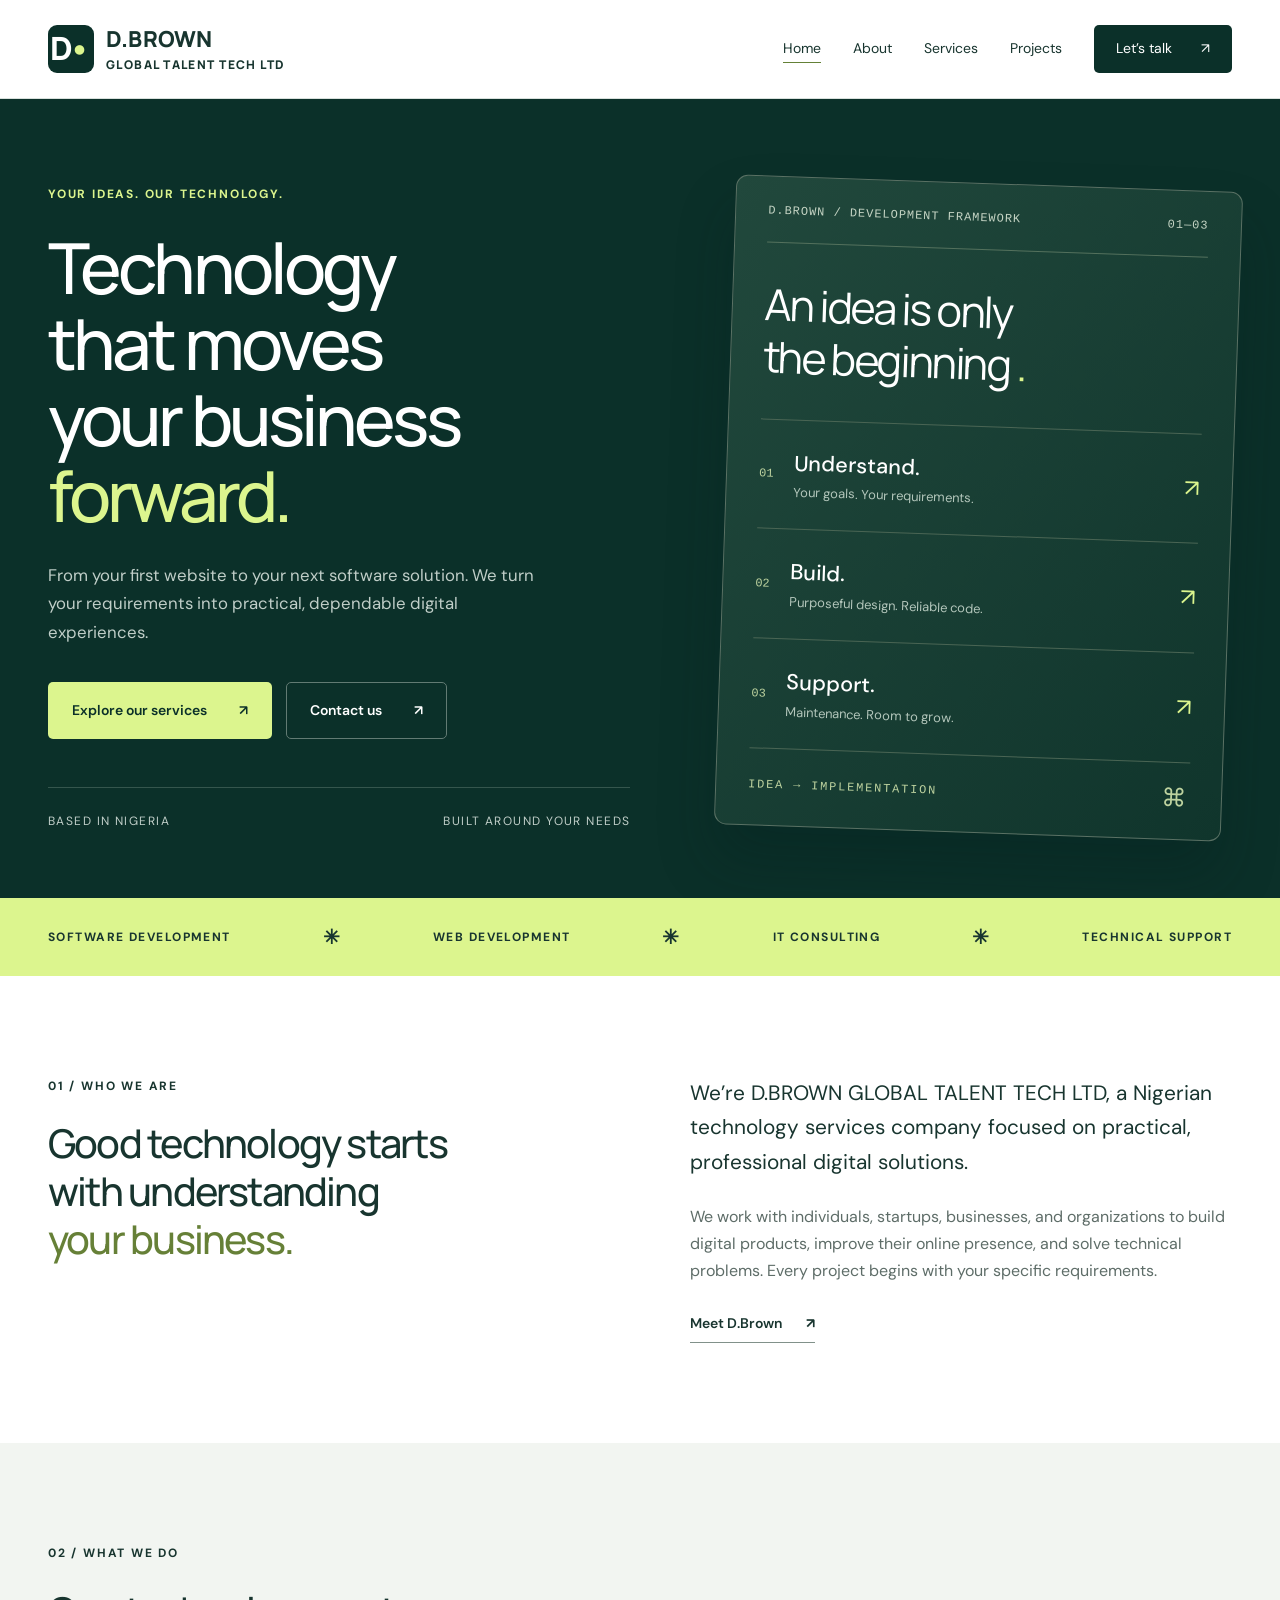
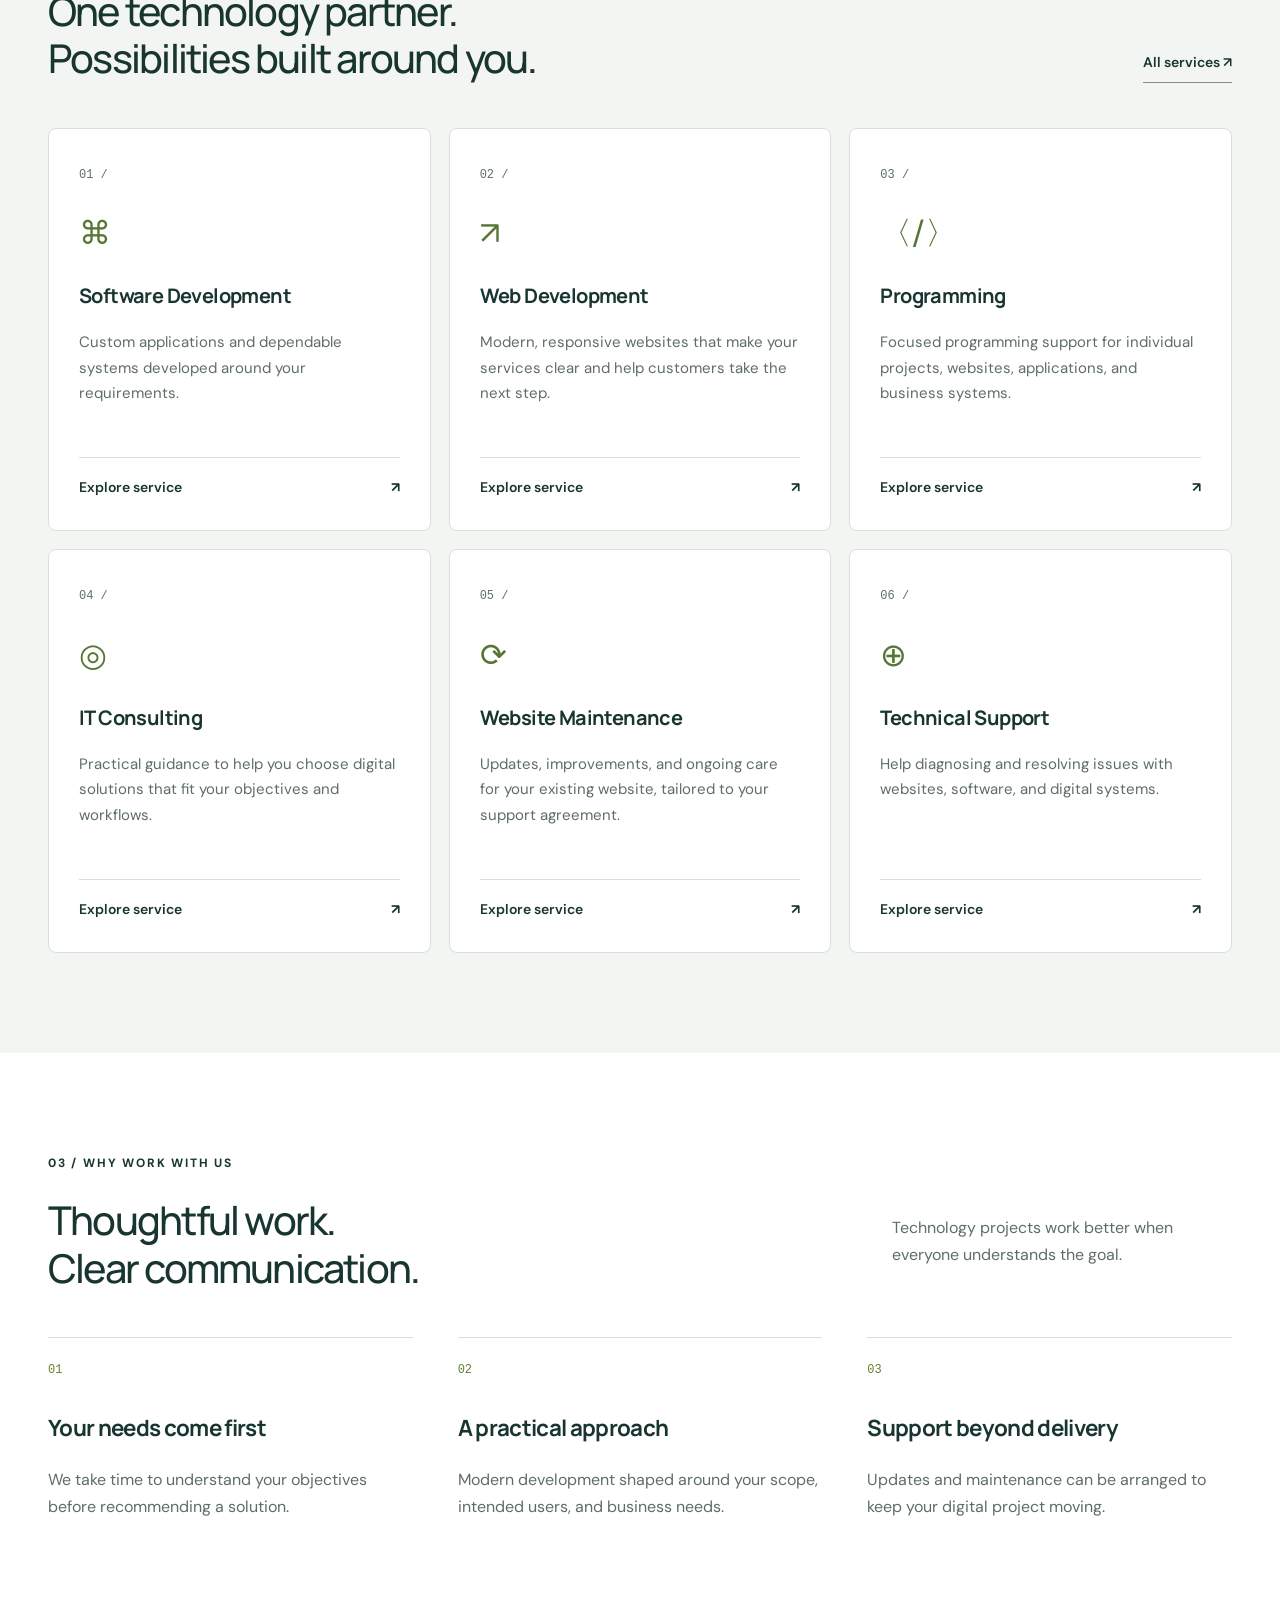
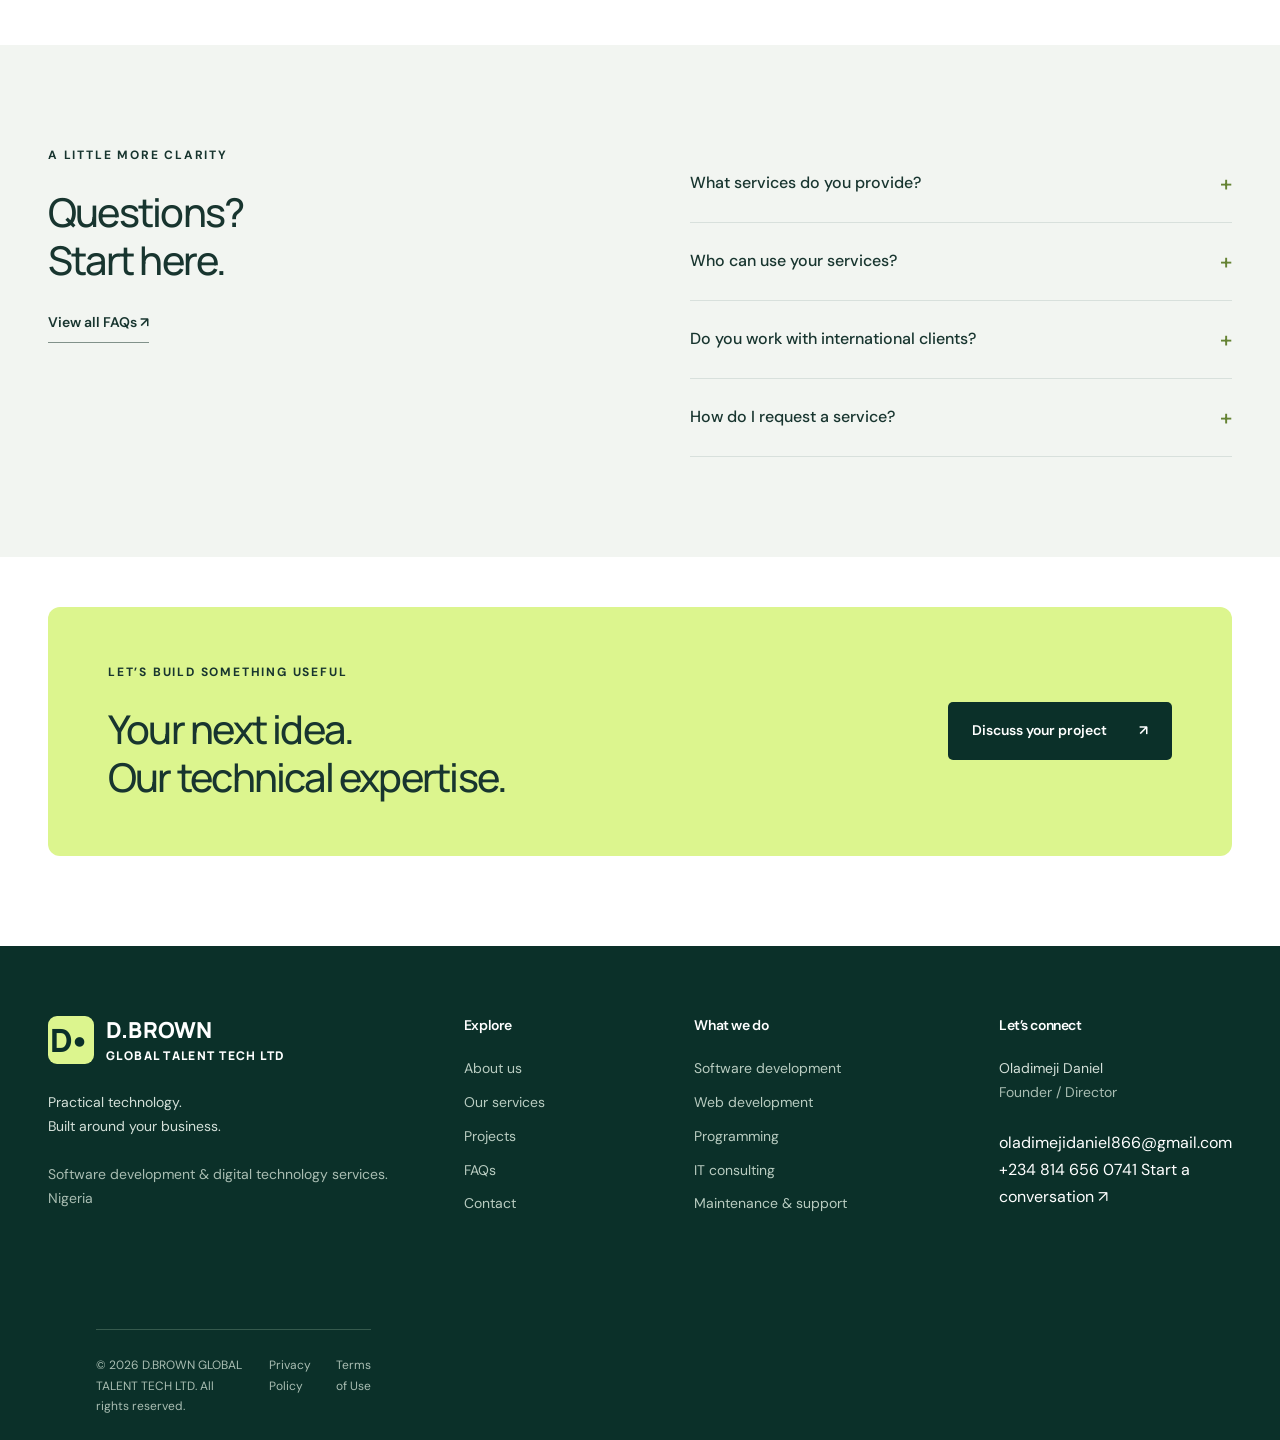
<file: index.html>
<!doctype html>
<html lang="en">
  <head>
    <meta charset="UTF-8">
    <meta name="viewport" content="width=device-width, initial-scale=1">
    <title>
      Software Development
      &
      IT Services | D.BROWN GLOBAL TALENT TECH LTD
    </title>
    <meta name="description" content="D.BROWN GLOBAL TALENT TECH LTD provides professional software development, programming, web development, IT consulting, technical support, and digital technology services in Nigeria and internationally.">
    <link rel="icon" type="image/svg+xml" href="data:image/svg+xml,%3Csvg xmlns='http://www.w3.org/2000/svg' viewBox='0 0 40 40'%3E%3Crect width='40' height='40' rx='10' fill='%230b3029'/%3E%3Ctext x='8' y='29' font-size='28' font-family='Arial' font-weight='bold' fill='%23dcf58e'%3ED%3C/text%3E%3C/svg%3E">
    <link rel="stylesheet" href="style.css">
    <script src="app.js" defer>
    </script>
  </head>
  <body>
    <a class="skip" href="#main">
      Skip to content
    </a>
    <header>
      <div class="wrap header-inner">
        <a href="index.html" class="brand" aria-label="D.Brown home">
          <span class="brand-mark">
            D
            <span>
              •
            </span>
          </span>
          <span>
            D.BROWN
            <small>
              GLOBAL TALENT TECH LTD
            </small>
          </span>
        </a>
        <button class="menu-toggle" aria-expanded="false" aria-controls="nav">
          Menu
          <span>
            ☰
          </span>
        </button>
        <nav id="nav" aria-label="Main navigation">
          <a href="index.html" aria-current="page">
            Home
          </a>
          <a href="about.html" >
            About
          </a>
          <a href="services.html" >
            Services
          </a>
          <a href="projects.html" >
            Projects
          </a>
          <a class="nav-cta" href="contact.html">
            Let’s talk
            <span>
              ↗
            </span>
          </a>
        </nav>
      </div>
    </header>
    <main id="main">
      <section class="hero">
        <div class="wrap hero-grid">
          <div class="hero-copy">
            <span class="eyebrow">
              YOUR IDEAS. OUR TECHNOLOGY.
            </span>
            <h1>
              Technology
              <br>
              that moves
              <br>
              your business
              <em>
                forward.
              </em>
            </h1>
            <p>
              From your first website to your next software solution. We turn your requirements into practical, dependable digital experiences.
            </p>
            <div class="actions">
              <a class="button lime" href="services.html">
                Explore our services
                <span>
                  ↗
                </span>
              </a>
              <a class="button outline" href="contact.html">
                Contact us
                <span>
                  ↗
                </span>
              </a>
            </div>
            <div class="hero-foot">
              BASED IN NIGERIA
              <span>
                BUILT AROUND YOUR NEEDS
              </span>
            </div>
          </div>
          <div class="tech-panel" aria-label="Our development process: understand, build, support">
            <div class="panel-top">
              <span>
                D.BROWN / DEVELOPMENT FRAMEWORK
              </span>
              <span>
                01—03
              </span>
            </div>
            <div class="panel-title">
              An idea is only
              <br>
              the beginning
              <span>
                .
              </span>
            </div>
            <div class="flow-row">
              <span>
                01
              </span>
              <div>
                <strong>
                  Understand.
                </strong>
                <small>
                  Your goals. Your requirements.
                </small>
              </div>
              <b>
                ↗
              </b>
            </div>
            <div class="flow-row">
              <span>
                02
              </span>
              <div>
                <strong>
                  Build.
                </strong>
                <small>
                  Purposeful design. Reliable code.
                </small>
              </div>
              <b>
                ↗
              </b>
            </div>
            <div class="flow-row">
              <span>
                03
              </span>
              <div>
                <strong>
                  Support.
                </strong>
                <small>
                  Maintenance. Room to grow.
                </small>
              </div>
              <b>
                ↗
              </b>
            </div>
            <div class="panel-bottom">
              <span>
                IDEA → IMPLEMENTATION
              </span>
              <span>
                ⌘
              </span>
            </div>
          </div>
        </div>
      </section>
      <div class="capability-strip">
        <div class="wrap">
          <span>
            SOFTWARE DEVELOPMENT
          </span>
          <b>
            ✳
          </b>
          <span>
            WEB DEVELOPMENT
          </span>
          <b>
            ✳
          </b>
          <span>
            IT CONSULTING
          </span>
          <b>
            ✳
          </b>
          <span>
            TECHNICAL SUPPORT
          </span>
        </div>
      </div>
      <section class="wrap section split">
        <div>
          <span class="eyebrow">
            01 / WHO WE ARE
          </span>
          <h2>
            Good technology starts
            <br>
            with understanding
            <br>
            <em>
              your business.
            </em>
          </h2>
        </div>
        <div>
          <p class="lead">
            We’re D.BROWN GLOBAL TALENT TECH LTD, a Nigerian technology services company focused on practical, professional digital solutions.
          </p>
          <p>
            We work with individuals, startups, businesses, and organizations to build digital products, improve their online presence, and solve technical problems. Every project begins with your specific requirements.
          </p>
          <a class="text-link" href="about.html">
            Meet D.Brown
            <b>
              ↗
            </b>
          </a>
        </div>
      </section>
      <section class="section pale">
        <div class="wrap">
          <div class="section-head">
            <div>
              <span class="eyebrow">
                02 / WHAT WE DO
              </span>
              <h2>
                One technology partner.
                <br>
                Possibilities built around you.
              </h2>
            </div>
            <a class="text-link" href="services.html">
              All services ↗
            </a>
          </div>
          <div class="cards">
            <a class="service-card" href="services.html#service-0">
              <span class="number">
                01 /
              </span>
              <span class="card-icon">
                ⌘
              </span>
              <h3>
                Software Development
              </h3>
              <p>
                Custom applications and dependable systems developed around your requirements.
              </p>
              <span class="text-link">
                Explore service
                <b>
                  ↗
                </b>
              </span>
            </a>
            <a class="service-card" href="services.html#service-1">
              <span class="number">
                02 /
              </span>
              <span class="card-icon">
                ↗
              </span>
              <h3>
                Web Development
              </h3>
              <p>
                Modern, responsive websites that make your services clear and help customers take the next step.
              </p>
              <span class="text-link">
                Explore service
                <b>
                  ↗
                </b>
              </span>
            </a>
            <a class="service-card" href="services.html#service-2">
              <span class="number">
                03 /
              </span>
              <span class="card-icon">
                〈/〉
              </span>
              <h3>
                Programming
              </h3>
              <p>
                Focused programming support for individual projects, websites, applications, and business systems.
              </p>
              <span class="text-link">
                Explore service
                <b>
                  ↗
                </b>
              </span>
            </a>
            <a class="service-card" href="services.html#service-3">
              <span class="number">
                04 /
              </span>
              <span class="card-icon">
                ◎
              </span>
              <h3>
                IT Consulting
              </h3>
              <p>
                Practical guidance to help you choose digital solutions that fit your objectives and workflows.
              </p>
              <span class="text-link">
                Explore service
                <b>
                  ↗
                </b>
              </span>
            </a>
            <a class="service-card" href="services.html#service-4">
              <span class="number">
                05 /
              </span>
              <span class="card-icon">
                ⟳
              </span>
              <h3>
                Website Maintenance
              </h3>
              <p>
                Updates, improvements, and ongoing care for your existing website, tailored to your support agreement.
              </p>
              <span class="text-link">
                Explore service
                <b>
                  ↗
                </b>
              </span>
            </a>
            <a class="service-card" href="services.html#service-5">
              <span class="number">
                06 /
              </span>
              <span class="card-icon">
                ⊕
              </span>
              <h3>
                Technical Support
              </h3>
              <p>
                Help diagnosing and resolving issues with websites, software, and digital systems.
              </p>
              <span class="text-link">
                Explore service
                <b>
                  ↗
                </b>
              </span>
            </a>
          </div>
        </div>
      </section>
      <section class="wrap section">
        <div class="section-head">
          <div>
            <span class="eyebrow">
              03 / WHY WORK WITH US
            </span>
            <h2>
              Thoughtful work.
              <br>
              Clear communication.
            </h2>
          </div>
          <p>
            Technology projects work better when everyone understands the goal.
          </p>
        </div>
        <div class="values">
          <article>
            <span>
              01
            </span>
            <h3>
              Your needs come first
            </h3>
            <p>
              We take time to understand your objectives before recommending a solution.
            </p>
          </article>
          <article>
            <span>
              02
            </span>
            <h3>
              A practical approach
            </h3>
            <p>
              Modern development shaped around your scope, intended users, and business needs.
            </p>
          </article>
          <article>
            <span>
              03
            </span>
            <h3>
              Support beyond delivery
            </h3>
            <p>
              Updates and maintenance can be arranged to keep your digital project moving.
            </p>
          </article>
        </div>
      </section>
      <section class="section pale">
        <div class="wrap split">
          <div>
            <span class="eyebrow">
              A LITTLE MORE CLARITY
            </span>
            <h2>
              Questions?
              <br>
              Start here.
            </h2>
            <a class="text-link" href="faq.html">
              View all FAQs ↗
            </a>
          </div>
          <div>
            <details>
              <summary>
                What services do you provide?
                <span>
                  +
                </span>
              </summary>
              <p>
                We provide software development, programming, web development, IT consulting, website maintenance, technical support, and other digital technology services.
              </p>
            </details>
            <details>
              <summary>
                Who can use your services?
                <span>
                  +
                </span>
              </summary>
              <p>
                Individuals, entrepreneurs, startups, businesses, and organizations requiring technology solutions.
              </p>
            </details>
            <details>
              <summary>
                Do you work with international clients?
                <span>
                  +
                </span>
              </summary>
              <p>
                Yes. Depending on the project requirements, we may provide technology services to clients both within Nigeria and internationally.
              </p>
            </details>
            <details>
              <summary>
                How do I request a service?
                <span>
                  +
                </span>
              </summary>
              <p>
                Share your requirements through our contact page. Once our business contact channels are available, you can send your enquiry directly.
              </p>
            </details>
          </div>
        </div>
      </section>
      <section class="cta wrap">
        <div>
          <span class="eyebrow">
            LET’S BUILD SOMETHING USEFUL
          </span>
          <h2>
            Your next idea.
            <br>
            Our technical expertise.
          </h2>
        </div>
        <a class="button dark" href="contact.html">
          Discuss your project
          <span>
            ↗
          </span>
        </a>
      </section>
    </main>
    <footer>
      <div class="wrap footer-grid">
        <div>
          <a class="brand" href="index.html">
            <span class="brand-mark">
              D
              <span>
                •
              </span>
            </span>
            <span>
              D.BROWN
              <small>
                GLOBAL TALENT TECH LTD
              </small>
            </span>
          </a>
          <p>
            Practical technology.
            <br>
            Built around your business.
          </p>
          <p class="muted">
            Software development
            &
            digital technology services.
            <br>
            Nigeria
          </p>
        </div>
        <div>
          <h3>
            Explore
          </h3>
          <a href="about.html">
            About us
          </a>
          <a href="services.html">
            Our services
          </a>
          <a href="projects.html">
            Projects
          </a>
          <a href="faq.html">
            FAQs
          </a>
          <a href="contact.html">
            Contact
          </a>
        </div>
        <div>
          <h3>
            What we do
          </h3>
          <a href="services.html#service-0">
            Software development
          </a>
          <a href="services.html#service-1">
            Web development
          </a>
          <a href="services.html#service-2">
            Programming
          </a>
          <a href="services.html#service-3">
            IT consulting
          </a>
          <a href="services.html#service-4">
            Maintenance
            &
            support
          </a>
        </div>
        <div>
         <div>
  <h3>Let’s connect</h3>

  <p>
    Oladimeji Daniel<br>
    <span class="muted">Founder / Director</span>
  </p>

 
  <a href="oladimejidaniel866@gmail.com">
    oladimejidaniel866@gmail.com
  </a>

 
  <a href="tel:+234 8146560741">
    +234 814 656 0741
  </a>

  <a href="contact.html">Start a conversation ↗</a>
</div>
      </div>
      <div class="wrap footer-bottom">
        <span>
          © 2026 D.BROWN GLOBAL TALENT TECH LTD. All rights reserved.
        </span>
        <div>
          <a href="privacy.html">
            Privacy Policy
          </a>
          <a href="terms.html">
            Terms of Use
          </a>
        </div>
      </div>
    </footer>
  </body>
</html>
</file>
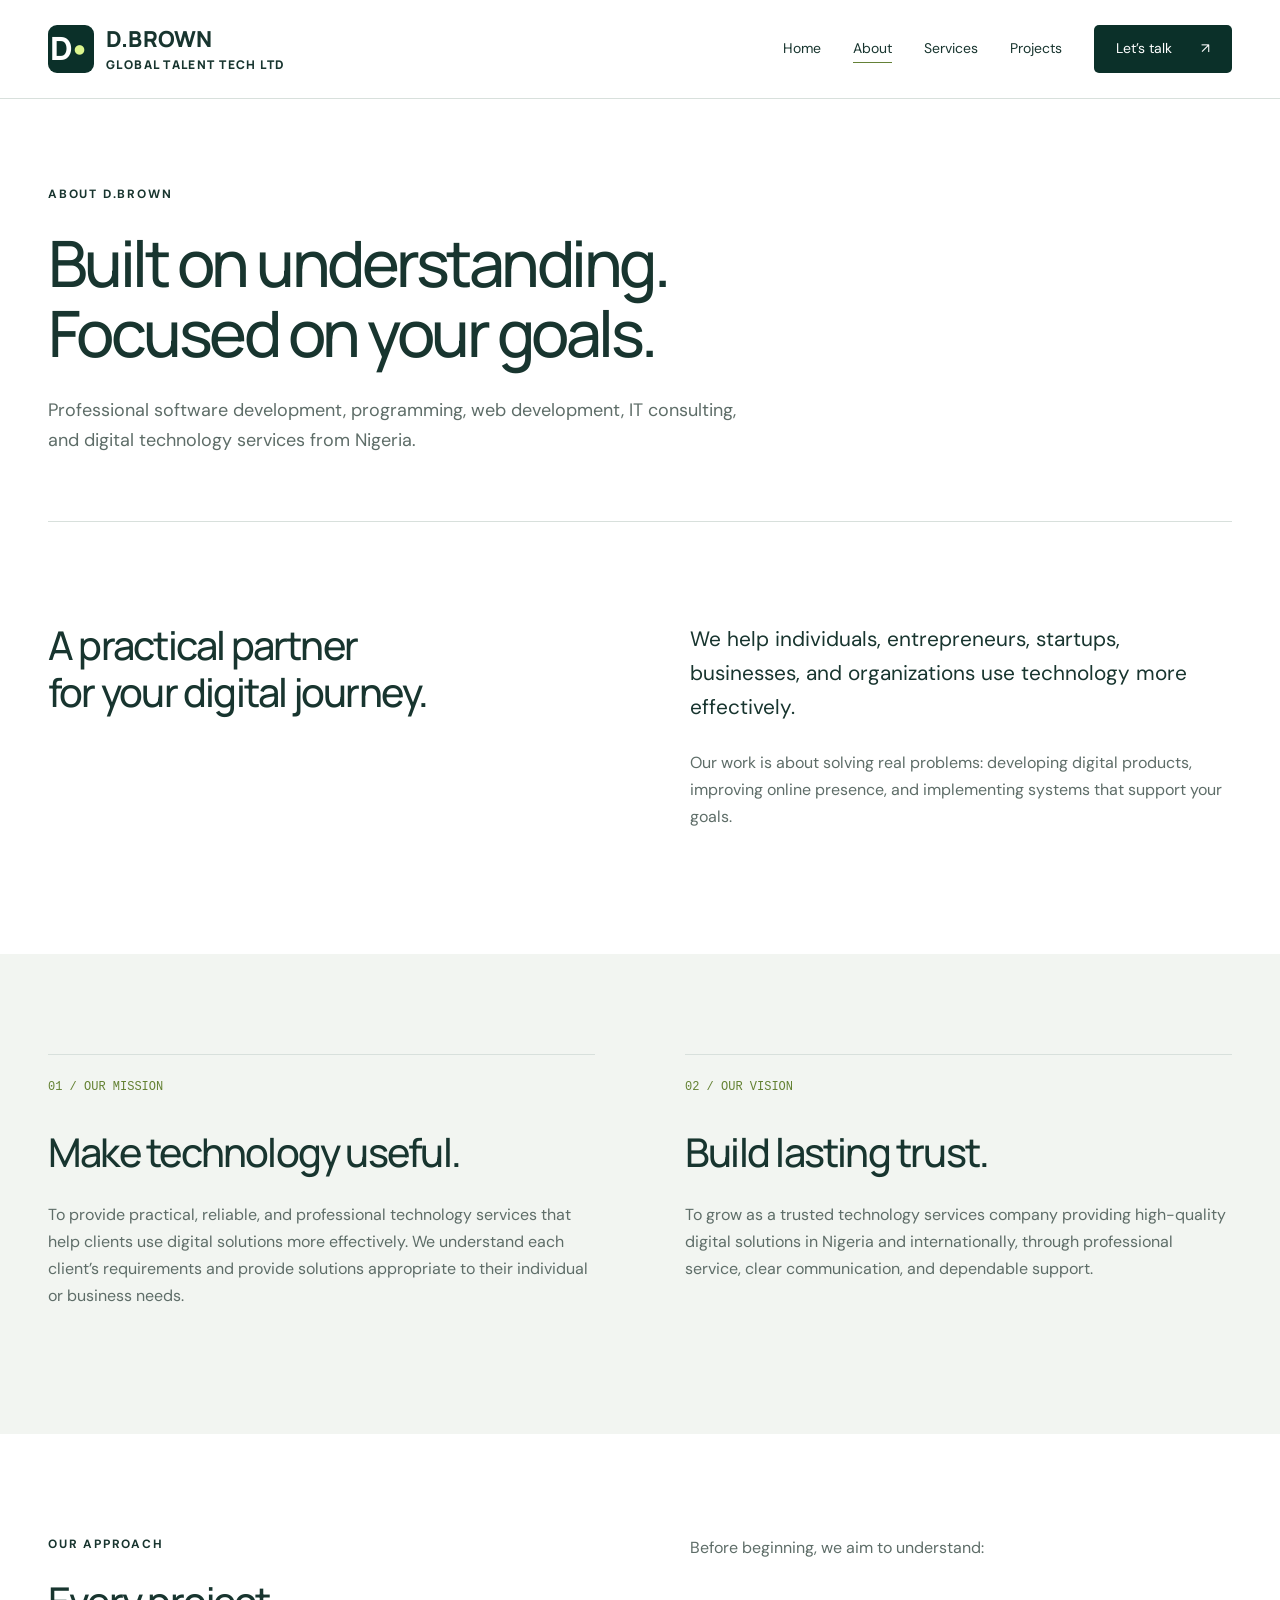
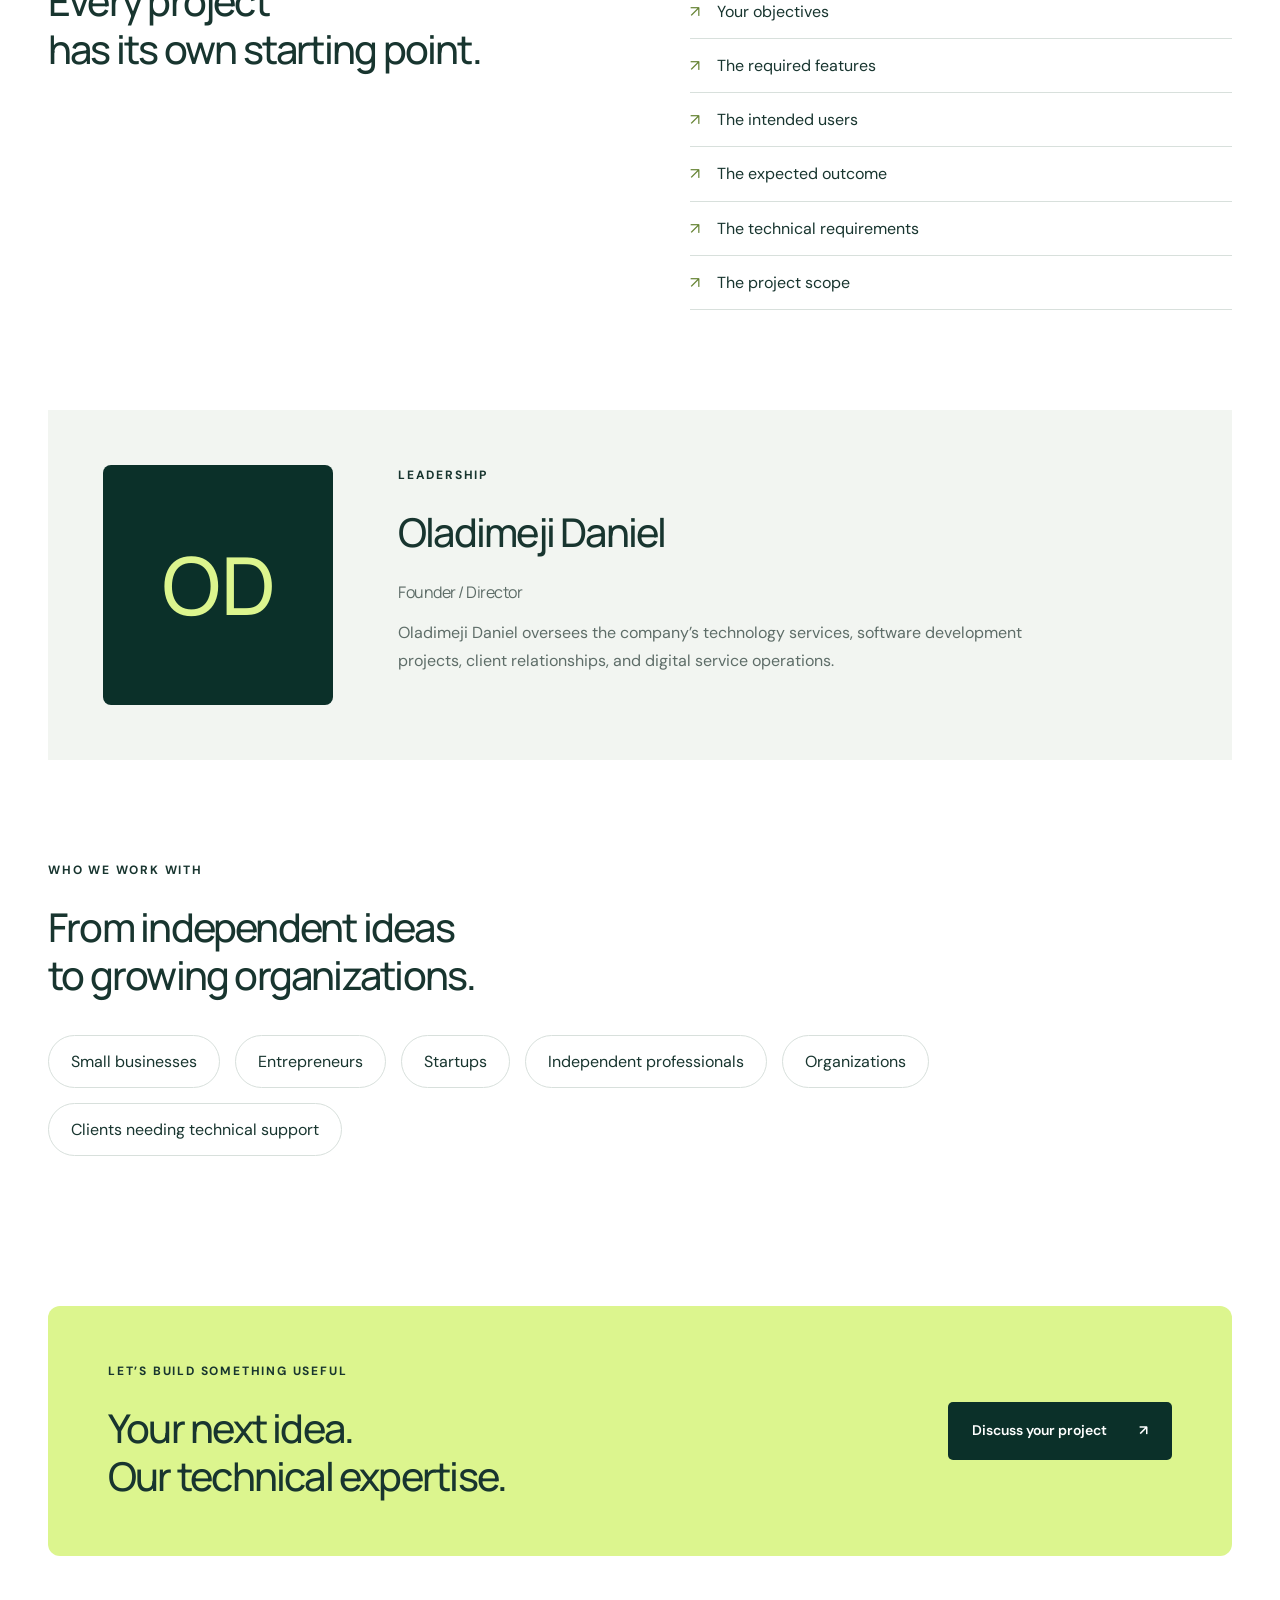
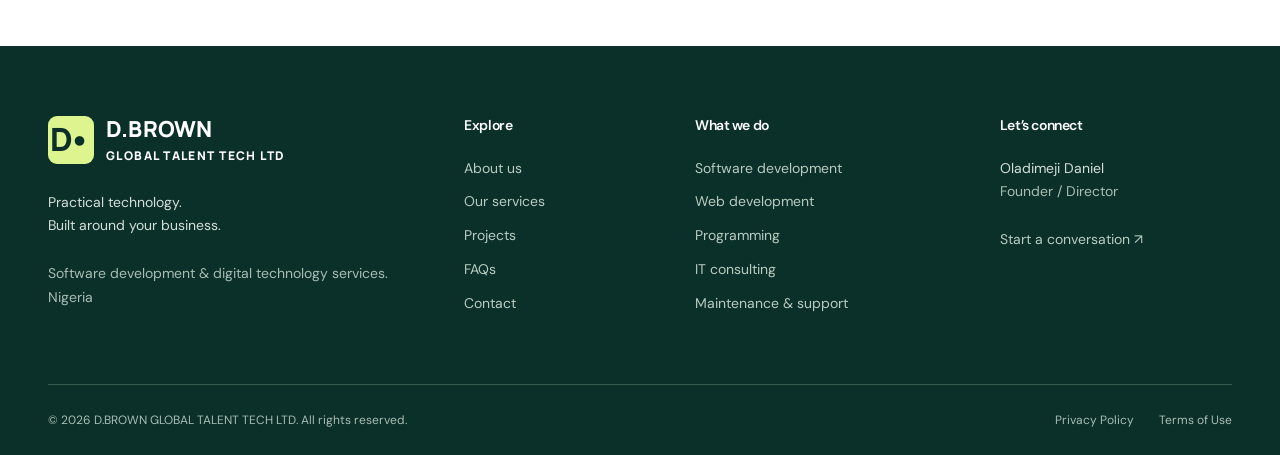
<file: about.html>
<!doctype html><html lang="en"><head><meta charset="UTF-8"><meta name="viewport" content="width=device-width, initial-scale=1"><title>About Us | D.BROWN GLOBAL TALENT TECH LTD</title><meta name="description" content="D.BROWN GLOBAL TALENT TECH LTD provides professional software development, programming, web development, IT consulting, technical support, and digital technology services in Nigeria and internationally."><link rel="icon" type="image/svg+xml" href="data:image/svg+xml,%3Csvg xmlns='http://www.w3.org/2000/svg' viewBox='0 0 40 40'%3E%3Crect width='40' height='40' rx='10' fill='%230b3029'/%3E%3Ctext x='8' y='29' font-size='28' font-family='Arial' font-weight='bold' fill='%23dcf58e'%3ED%3C/text%3E%3C/svg%3E"><link rel="stylesheet" href="style.css"><script src="app.js" defer></script></head><body><a class="skip" href="#main">Skip to content</a><header><div class="wrap header-inner"><a href="index.html" class="brand" aria-label="D.Brown home"><span class="brand-mark">D<span>•</span></span><span>D.BROWN<small>GLOBAL TALENT TECH LTD</small></span></a><button class="menu-toggle" aria-expanded="false" aria-controls="nav">Menu <span>☰</span></button><nav id="nav" aria-label="Main navigation"><a href="index.html" >Home</a><a href="about.html" aria-current="page">About</a><a href="services.html" >Services</a><a href="projects.html" >Projects</a><a class="nav-cta" href="contact.html">Let’s talk <span>↗</span></a></nav></div></header><main id="main"><section class="page-intro wrap"><span class="eyebrow">ABOUT D.BROWN</span><h1>Built on understanding.<br>Focused on your goals.</h1><p>Professional software development, programming, web development, IT consulting, and digital technology services from Nigeria.</p></section><section class="wrap section split"><h2>A practical partner<br>for your digital journey.</h2><div><p class="lead">We help individuals, entrepreneurs, startups, businesses, and organizations use technology more effectively.</p><p>Our work is about solving real problems: developing digital products, improving online presence, and implementing systems that support your goals.</p></div></section><section class="pale section"><div class="wrap values two"><article><span>01 / OUR MISSION</span><h2>Make technology useful.</h2><p>To provide practical, reliable, and professional technology services that help clients use digital solutions more effectively. We understand each client’s requirements and provide solutions appropriate to their individual or business needs.</p></article><article><span>02 / OUR VISION</span><h2>Build lasting trust.</h2><p>To grow as a trusted technology services company providing high-quality digital solutions in Nigeria and internationally, through professional service, clear communication, and dependable support.</p></article></div></section><section class="wrap section split"><div><span class="eyebrow">OUR APPROACH</span><h2>Every project<br>has its own starting point.</h2></div><div><p>Before beginning, we aim to understand:</p><ul class="checklist"><li>Your objectives</li><li>The required features</li><li>The intended users</li><li>The expected outcome</li><li>The technical requirements</li><li>The project scope</li></ul></div></section><section class="wrap leadership"><div class="monogram">OD</div><div><span class="eyebrow">LEADERSHIP</span><h2>Oladimeji Daniel</h2><h3>Founder / Director</h3><p>Oladimeji Daniel oversees the company’s technology services, software development projects, client relationships, and digital service operations.</p></div></section><section class="wrap section"><span class="eyebrow">WHO WE WORK WITH</span><h2>From independent ideas<br>to growing organizations.</h2><div class="tags"><span>Small businesses</span><span>Entrepreneurs</span><span>Startups</span><span>Independent professionals</span><span>Organizations</span><span>Clients needing technical support</span></div></section><section class="cta wrap"><div><span class="eyebrow">LET’S BUILD SOMETHING USEFUL</span><h2>Your next idea.<br>Our technical expertise.</h2></div><a class="button dark" href="contact.html">Discuss your project <span>↗</span></a></section></main><footer><div class="wrap footer-grid"><div><a class="brand" href="index.html"><span class="brand-mark">D<span>•</span></span><span>D.BROWN<small>GLOBAL TALENT TECH LTD</small></span></a><p>Practical technology.<br>Built around your business.</p><p class="muted">Software development & digital technology services.<br>Nigeria</p></div><div><h3>Explore</h3><a href="about.html">About us</a><a href="services.html">Our services</a><a href="projects.html">Projects</a><a href="faq.html">FAQs</a><a href="contact.html">Contact</a></div><div><h3>What we do</h3><a href="services.html#service-0">Software development</a><a href="services.html#service-1">Web development</a><a href="services.html#service-2">Programming</a><a href="services.html#service-3">IT consulting</a><a href="services.html#service-4">Maintenance & support</a></div><div><h3>Let’s connect</h3><p>Oladimeji Daniel<br><span class="muted">Founder / Director</span></p><a href="contact.html">Start a conversation ↗</a></div></div><div class="wrap footer-bottom"><span>© 2026 D.BROWN GLOBAL TALENT TECH LTD. All rights reserved.</span><div><a href="privacy.html">Privacy Policy</a><a href="terms.html">Terms of Use</a></div></div></footer></body></html>
</file>
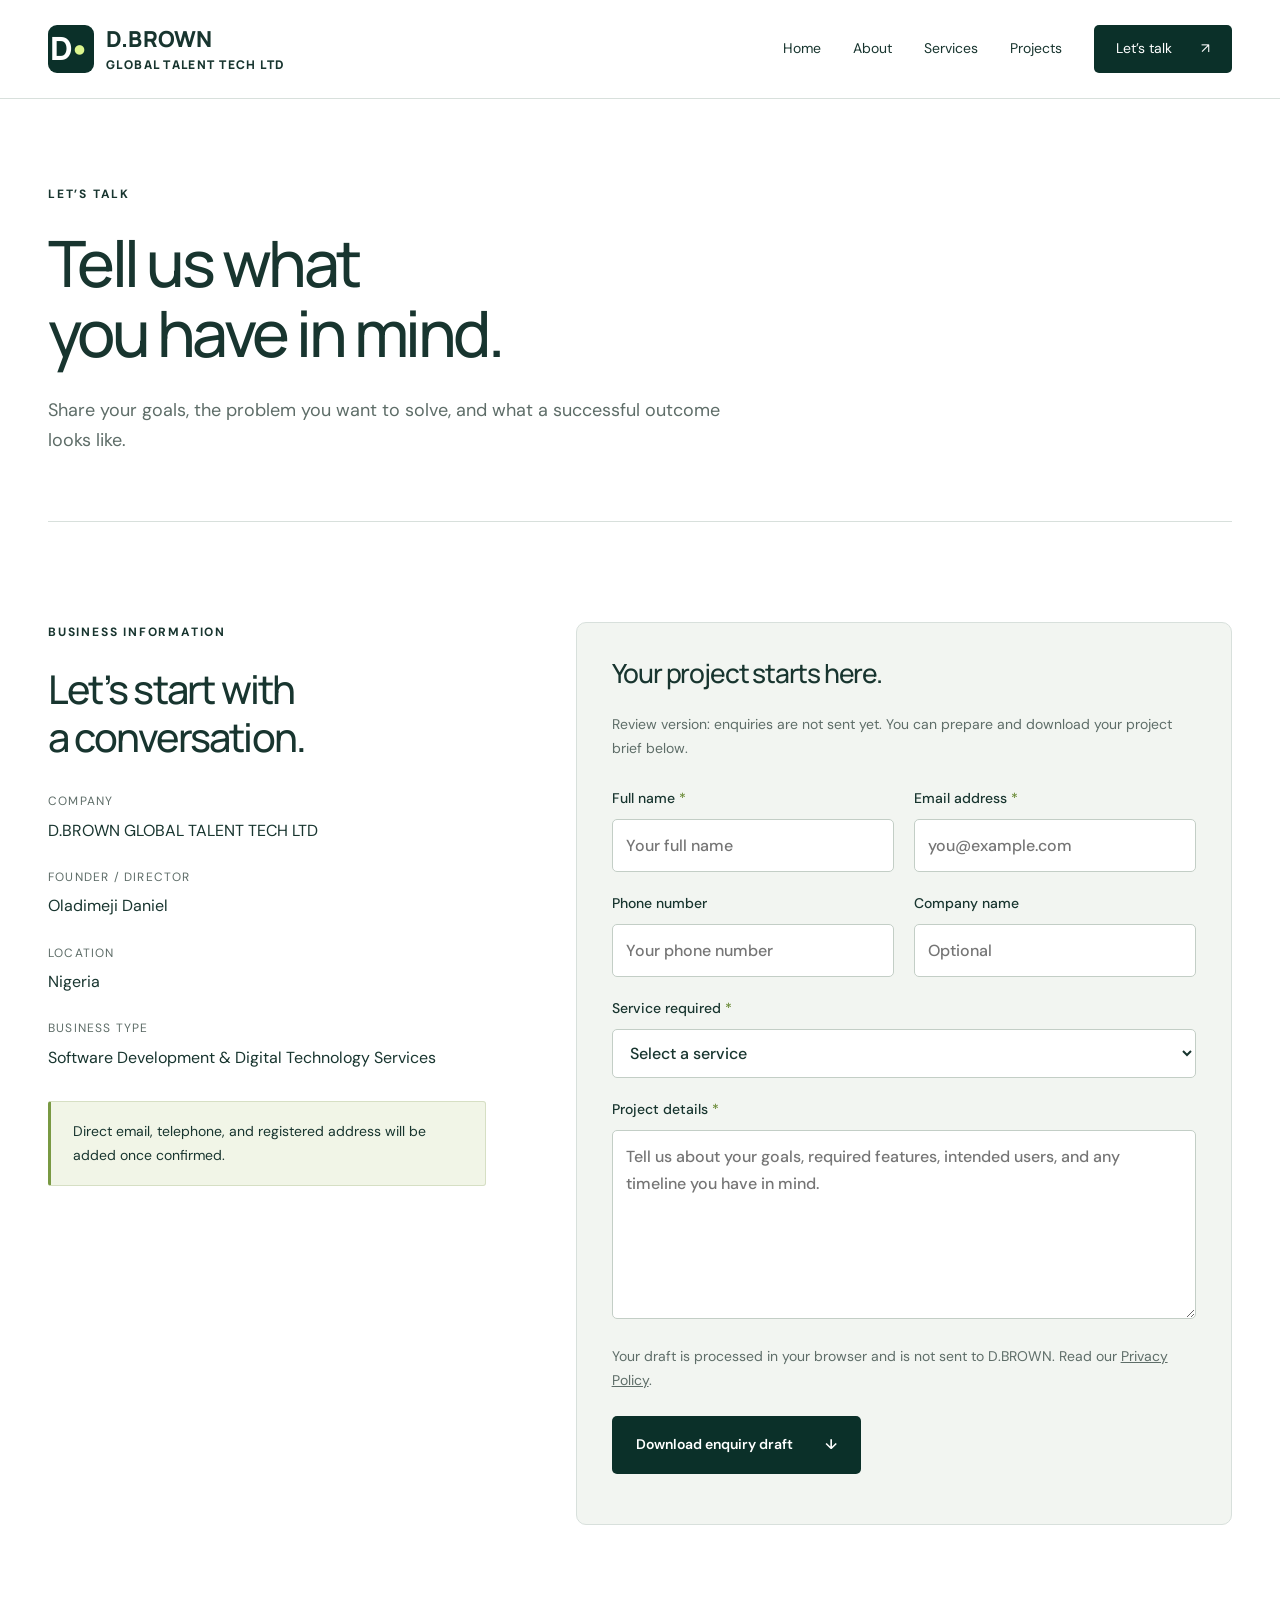
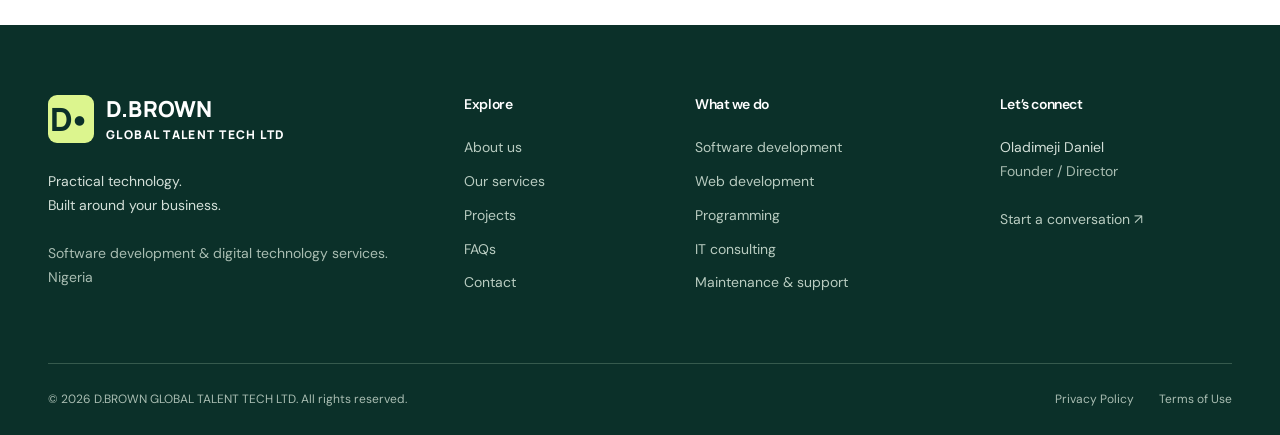
<file: contact.html>
<!doctype html><html lang="en"><head><meta charset="UTF-8"><meta name="viewport" content="width=device-width, initial-scale=1"><title>Contact Us | D.BROWN GLOBAL TALENT TECH LTD</title><meta name="description" content="D.BROWN GLOBAL TALENT TECH LTD provides professional software development, programming, web development, IT consulting, technical support, and digital technology services in Nigeria and internationally."><link rel="icon" type="image/svg+xml" href="data:image/svg+xml,%3Csvg xmlns='http://www.w3.org/2000/svg' viewBox='0 0 40 40'%3E%3Crect width='40' height='40' rx='10' fill='%230b3029'/%3E%3Ctext x='8' y='29' font-size='28' font-family='Arial' font-weight='bold' fill='%23dcf58e'%3ED%3C/text%3E%3C/svg%3E"><link rel="stylesheet" href="style.css"><script src="app.js" defer></script></head><body><a class="skip" href="#main">Skip to content</a><header><div class="wrap header-inner"><a href="index.html" class="brand" aria-label="D.Brown home"><span class="brand-mark">D<span>•</span></span><span>D.BROWN<small>GLOBAL TALENT TECH LTD</small></span></a><button class="menu-toggle" aria-expanded="false" aria-controls="nav">Menu <span>☰</span></button><nav id="nav" aria-label="Main navigation"><a href="index.html" >Home</a><a href="about.html" >About</a><a href="services.html" >Services</a><a href="projects.html" >Projects</a><a class="nav-cta" href="contact.html">Let’s talk <span>↗</span></a></nav></div></header><main id="main"><section class="page-intro wrap"><span class="eyebrow">LET’S TALK</span><h1>Tell us what<br>you have in mind.</h1><p>Share your goals, the problem you want to solve, and what a successful outcome looks like.</p></section><section class="wrap contact-grid section"><aside><span class="eyebrow">BUSINESS INFORMATION</span><h2>Let’s start with<br>a conversation.</h2><dl><dt>Company</dt><dd>D.BROWN GLOBAL TALENT TECH LTD</dd><dt>Founder / Director</dt><dd>Oladimeji Daniel</dd><dt>Location</dt><dd>Nigeria</dd><dt>Business type</dt><dd>Software Development & Digital Technology Services</dd></dl><div class="notice">Direct email, telephone, and registered address will be added once confirmed.</div></aside><form id="inquiry"><h2>Your project starts here.</h2><p class="form-note">Review version: enquiries are not sent yet. You can prepare and download your project brief below.</p><div class="form-grid"><label>Full name <span>*</span><input name="Full name" autocomplete="name" required maxlength="100" placeholder="Your full name"></label><label>Email address <span>*</span><input type="email" name="Email" autocomplete="email" required placeholder="you@example.com"></label><label>Phone number<input type="tel" name="Phone" autocomplete="tel" placeholder="Your phone number"></label><label>Company name<input name="Company" autocomplete="organization" placeholder="Optional"></label><label class="full">Service required <span>*</span><select name="Service" id="service" required><option value="">Select a service</option><option>Software Development</option><option>Web Development</option><option>Programming</option><option>IT Consulting</option><option>Website Maintenance</option><option>Technical Support</option><option>Other Digital Technology Service</option></select></label><label class="full">Project details <span>*</span><textarea name="Project details" required minlength="20" maxlength="5000" rows="6" placeholder="Tell us about your goals, required features, intended users, and any timeline you have in mind."></textarea></label></div><p class="form-note">Your draft is processed in your browser and is not sent to D.BROWN. Read our <a href="privacy.html">Privacy Policy</a>.</p><button class="button dark" type="submit">Download enquiry draft <span>↓</span></button><p id="form-status" role="status"></p></form></section></main><footer><div class="wrap footer-grid"><div><a class="brand" href="index.html"><span class="brand-mark">D<span>•</span></span><span>D.BROWN<small>GLOBAL TALENT TECH LTD</small></span></a><p>Practical technology.<br>Built around your business.</p><p class="muted">Software development & digital technology services.<br>Nigeria</p></div><div><h3>Explore</h3><a href="about.html">About us</a><a href="services.html">Our services</a><a href="projects.html">Projects</a><a href="faq.html">FAQs</a><a href="contact.html">Contact</a></div><div><h3>What we do</h3><a href="services.html#service-0">Software development</a><a href="services.html#service-1">Web development</a><a href="services.html#service-2">Programming</a><a href="services.html#service-3">IT consulting</a><a href="services.html#service-4">Maintenance & support</a></div><div><h3>Let’s connect</h3><p>Oladimeji Daniel<br><span class="muted">Founder / Director</span></p><a href="contact.html">Start a conversation ↗</a></div></div><div class="wrap footer-bottom"><span>© 2026 D.BROWN GLOBAL TALENT TECH LTD. All rights reserved.</span><div><a href="privacy.html">Privacy Policy</a><a href="terms.html">Terms of Use</a></div></div></footer></body></html>
</file>
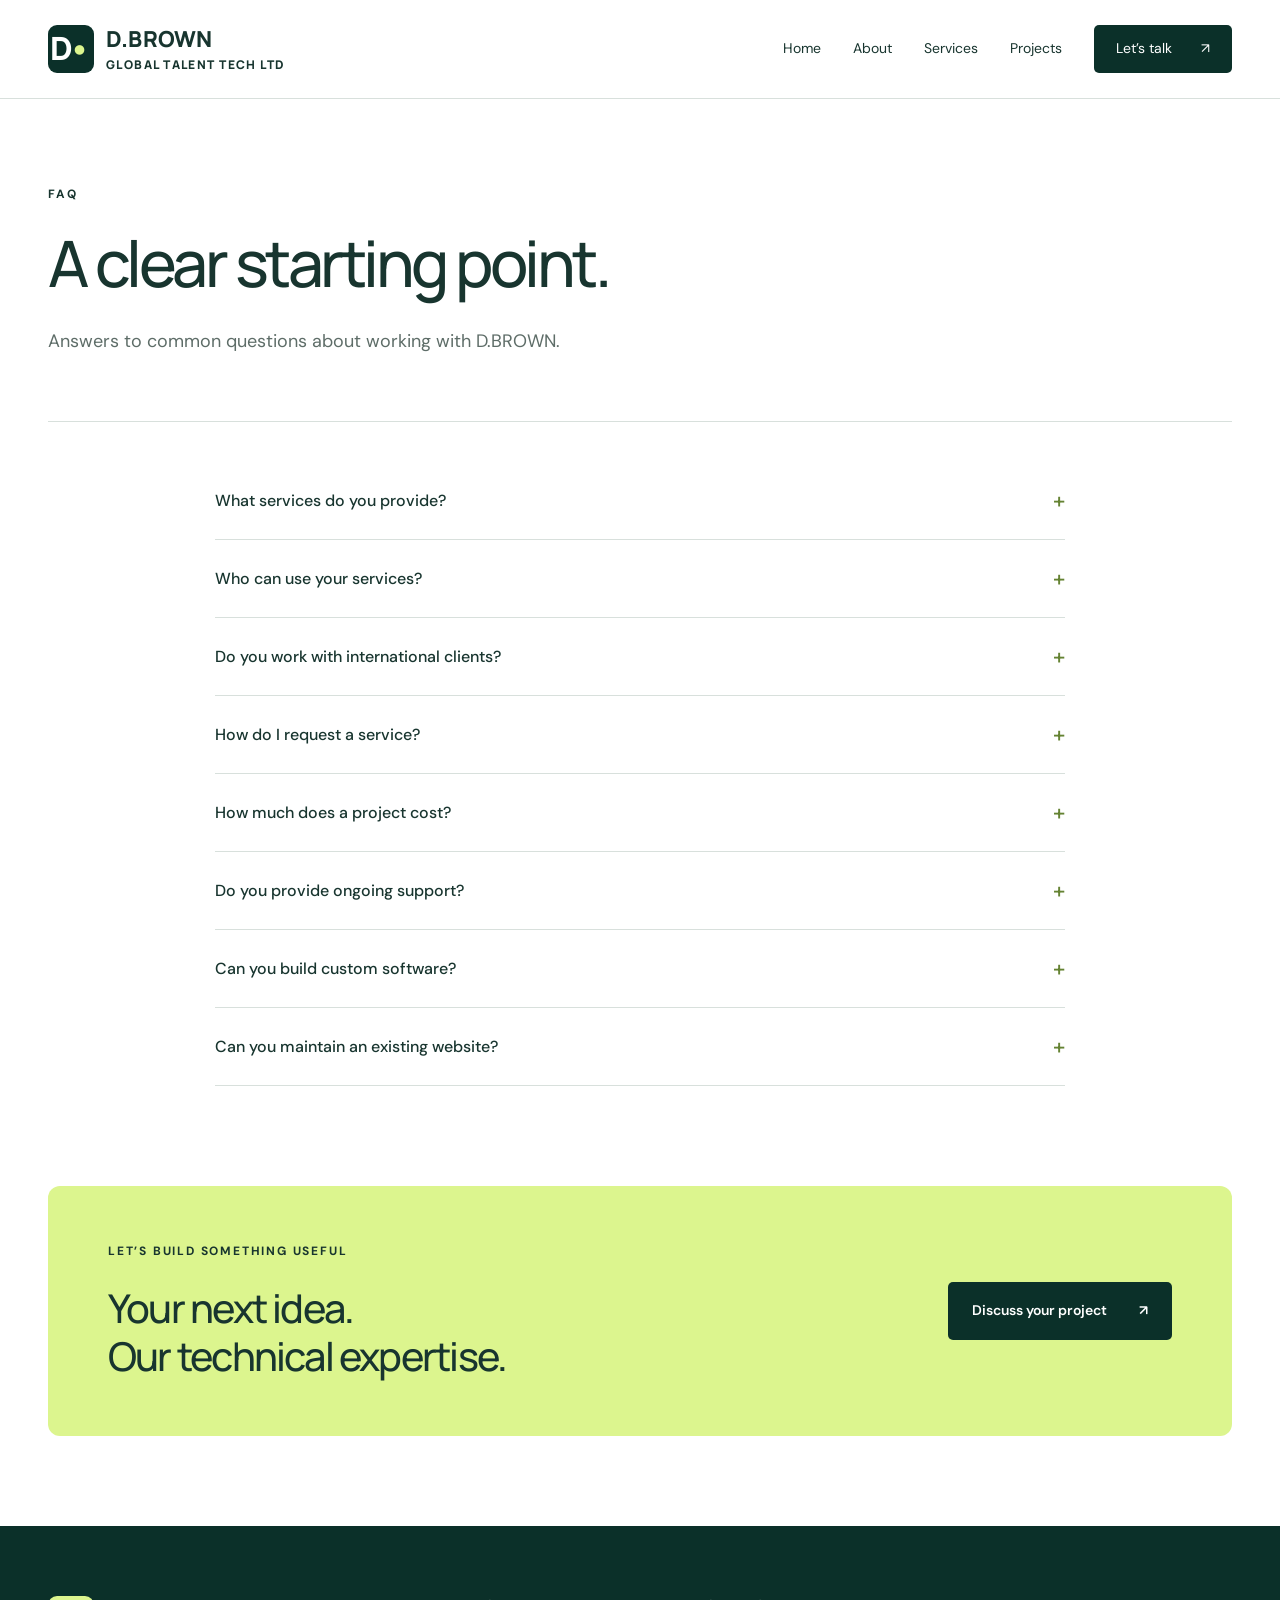
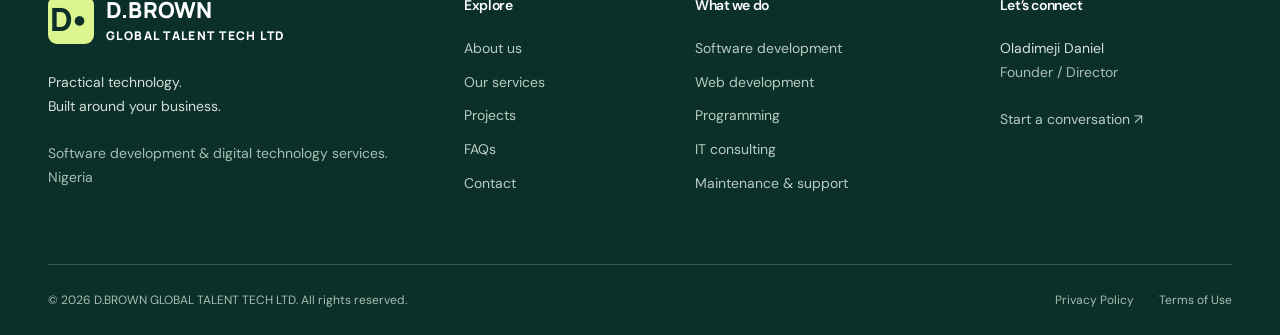
<file: faq.html>
<!doctype html><html lang="en"><head><meta charset="UTF-8"><meta name="viewport" content="width=device-width, initial-scale=1"><title>Frequently Asked Questions | D.BROWN GLOBAL TALENT TECH LTD</title><meta name="description" content="D.BROWN GLOBAL TALENT TECH LTD provides professional software development, programming, web development, IT consulting, technical support, and digital technology services in Nigeria and internationally."><link rel="icon" type="image/svg+xml" href="data:image/svg+xml,%3Csvg xmlns='http://www.w3.org/2000/svg' viewBox='0 0 40 40'%3E%3Crect width='40' height='40' rx='10' fill='%230b3029'/%3E%3Ctext x='8' y='29' font-size='28' font-family='Arial' font-weight='bold' fill='%23dcf58e'%3ED%3C/text%3E%3C/svg%3E"><link rel="stylesheet" href="style.css"><script src="app.js" defer></script></head><body><a class="skip" href="#main">Skip to content</a><header><div class="wrap header-inner"><a href="index.html" class="brand" aria-label="D.Brown home"><span class="brand-mark">D<span>•</span></span><span>D.BROWN<small>GLOBAL TALENT TECH LTD</small></span></a><button class="menu-toggle" aria-expanded="false" aria-controls="nav">Menu <span>☰</span></button><nav id="nav" aria-label="Main navigation"><a href="index.html" >Home</a><a href="about.html" >About</a><a href="services.html" >Services</a><a href="projects.html" >Projects</a><a class="nav-cta" href="contact.html">Let’s talk <span>↗</span></a></nav></div></header><main id="main"><section class="page-intro wrap"><span class="eyebrow">FAQ</span><h1>A clear starting point.</h1><p>Answers to common questions about working with D.BROWN.</p></section><section class="wrap faq-list"><details><summary>What services do you provide?<span>+</span></summary><p>We provide software development, programming, web development, IT consulting, website maintenance, technical support, and other digital technology services.</p></details><details><summary>Who can use your services?<span>+</span></summary><p>Individuals, entrepreneurs, startups, businesses, and organizations requiring technology solutions.</p></details><details><summary>Do you work with international clients?<span>+</span></summary><p>Yes. Depending on the project requirements, we may provide technology services to clients both within Nigeria and internationally.</p></details><details><summary>How do I request a service?<span>+</span></summary><p>Share your requirements through our contact page. Once our business contact channels are available, you can send your enquiry directly.</p></details><details><summary>How much does a project cost?<span>+</span></summary><p>Costs depend on the project scope, complexity, features, development time, and technical requirements. After reviewing your requirements, we can discuss an appropriate quotation.</p></details><details><summary>Do you provide ongoing support?<span>+</span></summary><p>Yes. Depending on the project and agreement, ongoing technical support, updates, and maintenance may be available.</p></details><details><summary>Can you build custom software?<span>+</span></summary><p>Yes. We develop custom software based on your requirements and intended functionality.</p></details><details><summary>Can you maintain an existing website?<span>+</span></summary><p>Yes. We can review your website and provide maintenance, updates, troubleshooting, or improvements where appropriate.</p></details></section><section class="cta wrap"><div><span class="eyebrow">LET’S BUILD SOMETHING USEFUL</span><h2>Your next idea.<br>Our technical expertise.</h2></div><a class="button dark" href="contact.html">Discuss your project <span>↗</span></a></section></main><footer><div class="wrap footer-grid"><div><a class="brand" href="index.html"><span class="brand-mark">D<span>•</span></span><span>D.BROWN<small>GLOBAL TALENT TECH LTD</small></span></a><p>Practical technology.<br>Built around your business.</p><p class="muted">Software development & digital technology services.<br>Nigeria</p></div><div><h3>Explore</h3><a href="about.html">About us</a><a href="services.html">Our services</a><a href="projects.html">Projects</a><a href="faq.html">FAQs</a><a href="contact.html">Contact</a></div><div><h3>What we do</h3><a href="services.html#service-0">Software development</a><a href="services.html#service-1">Web development</a><a href="services.html#service-2">Programming</a><a href="services.html#service-3">IT consulting</a><a href="services.html#service-4">Maintenance & support</a></div><div><h3>Let’s connect</h3><p>Oladimeji Daniel<br><span class="muted">Founder / Director</span></p><a href="contact.html">Start a conversation ↗</a></div></div><div class="wrap footer-bottom"><span>© 2026 D.BROWN GLOBAL TALENT TECH LTD. All rights reserved.</span><div><a href="privacy.html">Privacy Policy</a><a href="terms.html">Terms of Use</a></div></div></footer></body></html>
</file>
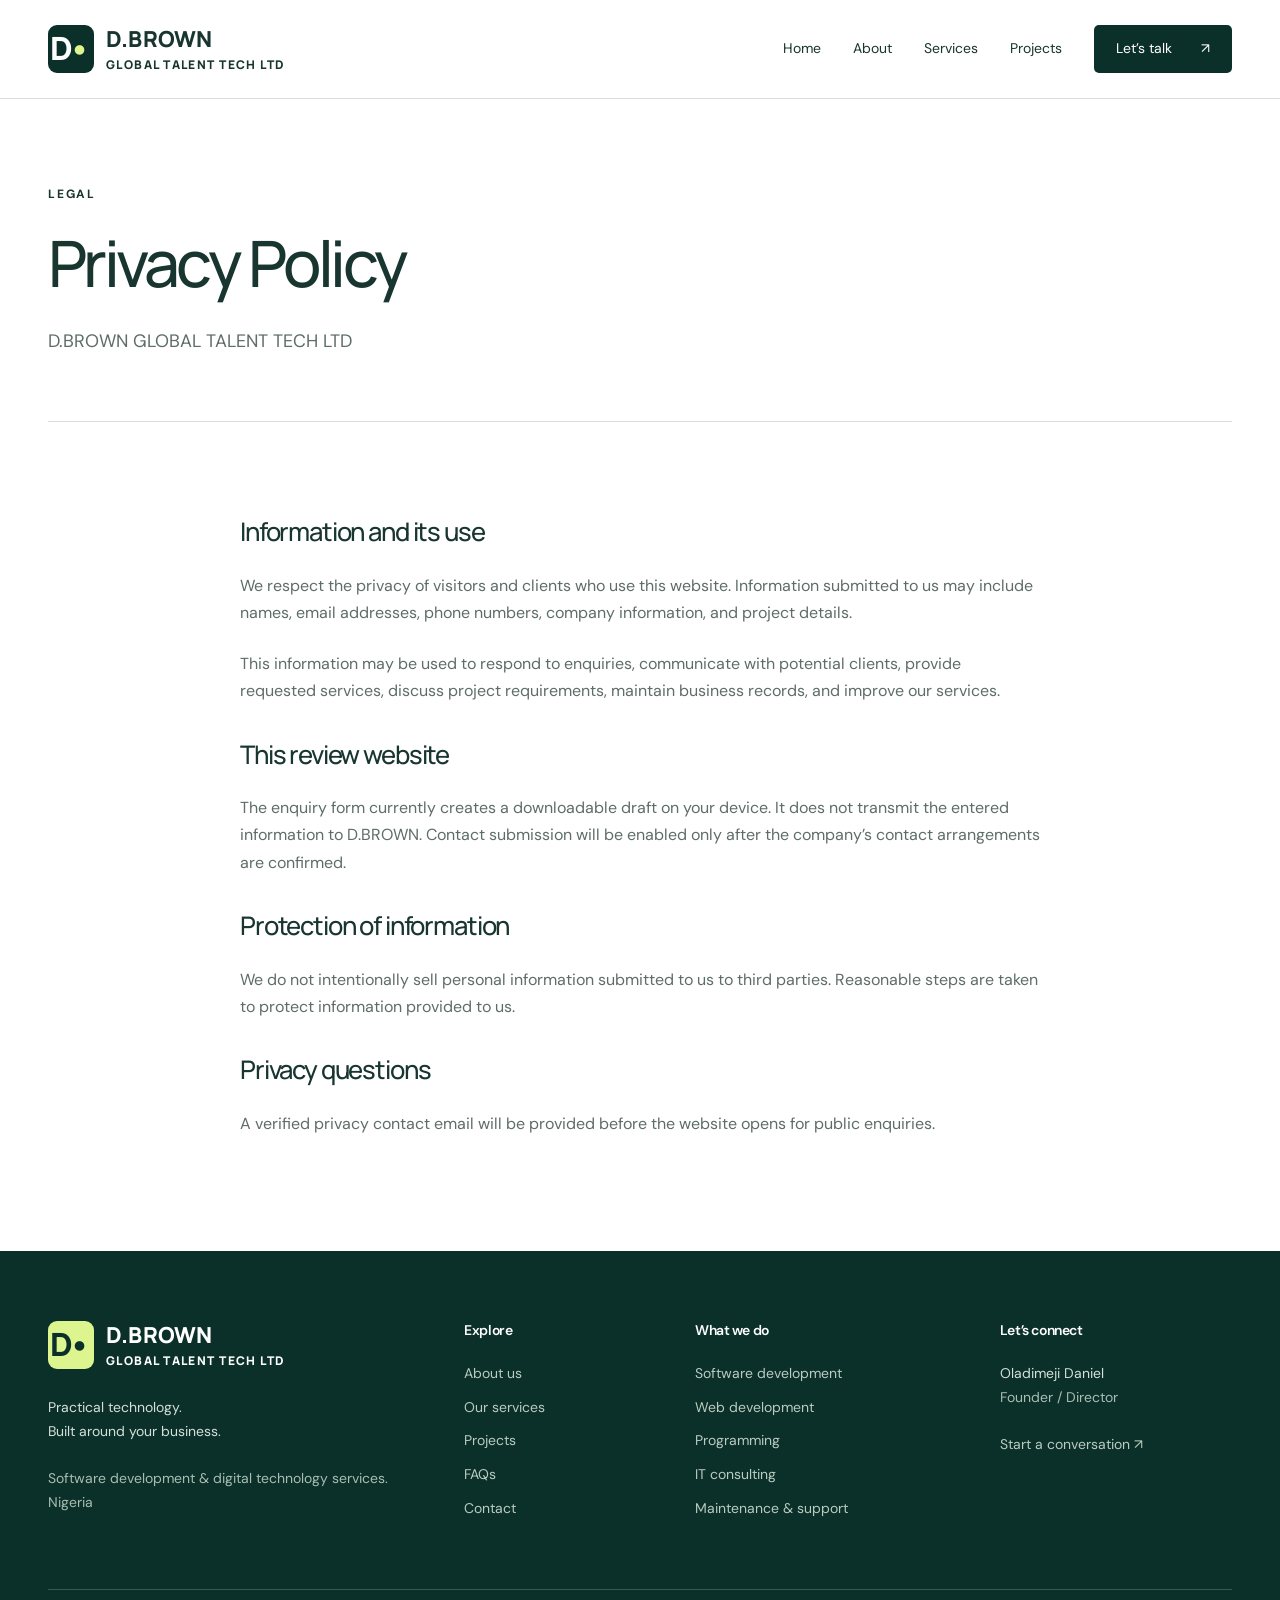
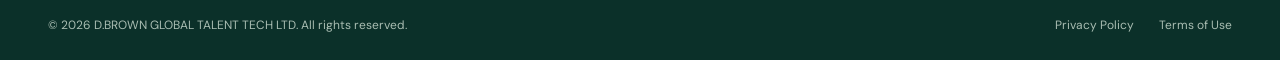
<file: privacy.html>
<!doctype html><html lang="en"><head><meta charset="UTF-8"><meta name="viewport" content="width=device-width, initial-scale=1"><title>Privacy Policy | D.BROWN GLOBAL TALENT TECH LTD</title><meta name="description" content="D.BROWN GLOBAL TALENT TECH LTD provides professional software development, programming, web development, IT consulting, technical support, and digital technology services in Nigeria and internationally."><link rel="icon" type="image/svg+xml" href="data:image/svg+xml,%3Csvg xmlns='http://www.w3.org/2000/svg' viewBox='0 0 40 40'%3E%3Crect width='40' height='40' rx='10' fill='%230b3029'/%3E%3Ctext x='8' y='29' font-size='28' font-family='Arial' font-weight='bold' fill='%23dcf58e'%3ED%3C/text%3E%3C/svg%3E"><link rel="stylesheet" href="style.css"><script src="app.js" defer></script></head><body><a class="skip" href="#main">Skip to content</a><header><div class="wrap header-inner"><a href="index.html" class="brand" aria-label="D.Brown home"><span class="brand-mark">D<span>•</span></span><span>D.BROWN<small>GLOBAL TALENT TECH LTD</small></span></a><button class="menu-toggle" aria-expanded="false" aria-controls="nav">Menu <span>☰</span></button><nav id="nav" aria-label="Main navigation"><a href="index.html" >Home</a><a href="about.html" >About</a><a href="services.html" >Services</a><a href="projects.html" >Projects</a><a class="nav-cta" href="contact.html">Let’s talk <span>↗</span></a></nav></div></header><main id="main"><section class="page-intro wrap"><span class="eyebrow">LEGAL</span><h1>Privacy Policy</h1><p>D.BROWN GLOBAL TALENT TECH LTD</p></section><article class="wrap legal"><h2>Information and its use</h2><p>We respect the privacy of visitors and clients who use this website. Information submitted to us may include names, email addresses, phone numbers, company information, and project details.</p><p>This information may be used to respond to enquiries, communicate with potential clients, provide requested services, discuss project requirements, maintain business records, and improve our services.</p><h2>This review website</h2><p>The enquiry form currently creates a downloadable draft on your device. It does not transmit the entered information to D.BROWN. Contact submission will be enabled only after the company’s contact arrangements are confirmed.</p><h2>Protection of information</h2><p>We do not intentionally sell personal information submitted to us to third parties. Reasonable steps are taken to protect information provided to us.</p><h2>Privacy questions</h2><p>A verified privacy contact email will be provided before the website opens for public enquiries.</p></article></main><footer><div class="wrap footer-grid"><div><a class="brand" href="index.html"><span class="brand-mark">D<span>•</span></span><span>D.BROWN<small>GLOBAL TALENT TECH LTD</small></span></a><p>Practical technology.<br>Built around your business.</p><p class="muted">Software development & digital technology services.<br>Nigeria</p></div><div><h3>Explore</h3><a href="about.html">About us</a><a href="services.html">Our services</a><a href="projects.html">Projects</a><a href="faq.html">FAQs</a><a href="contact.html">Contact</a></div><div><h3>What we do</h3><a href="services.html#service-0">Software development</a><a href="services.html#service-1">Web development</a><a href="services.html#service-2">Programming</a><a href="services.html#service-3">IT consulting</a><a href="services.html#service-4">Maintenance & support</a></div><div><h3>Let’s connect</h3><p>Oladimeji Daniel<br><span class="muted">Founder / Director</span></p><a href="contact.html">Start a conversation ↗</a></div></div><div class="wrap footer-bottom"><span>© 2026 D.BROWN GLOBAL TALENT TECH LTD. All rights reserved.</span><div><a href="privacy.html">Privacy Policy</a><a href="terms.html">Terms of Use</a></div></div></footer></body></html>
</file>
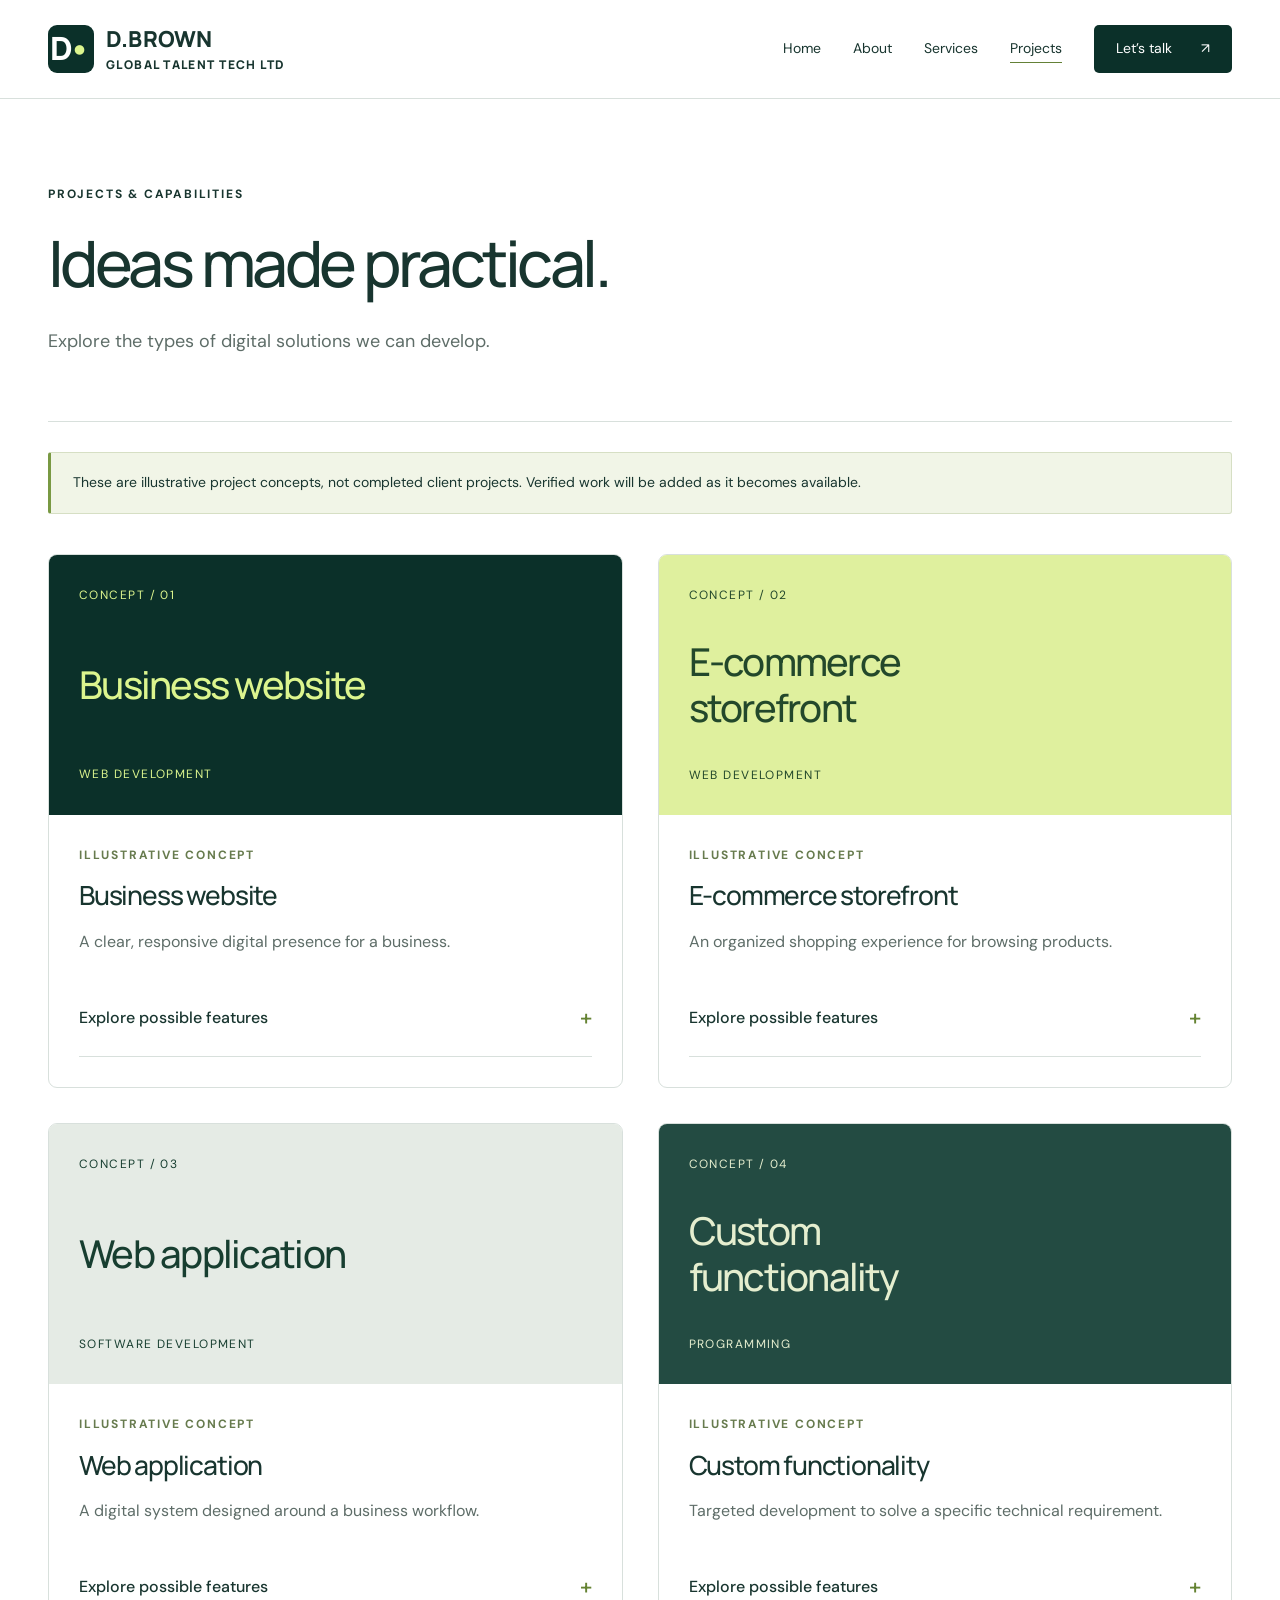
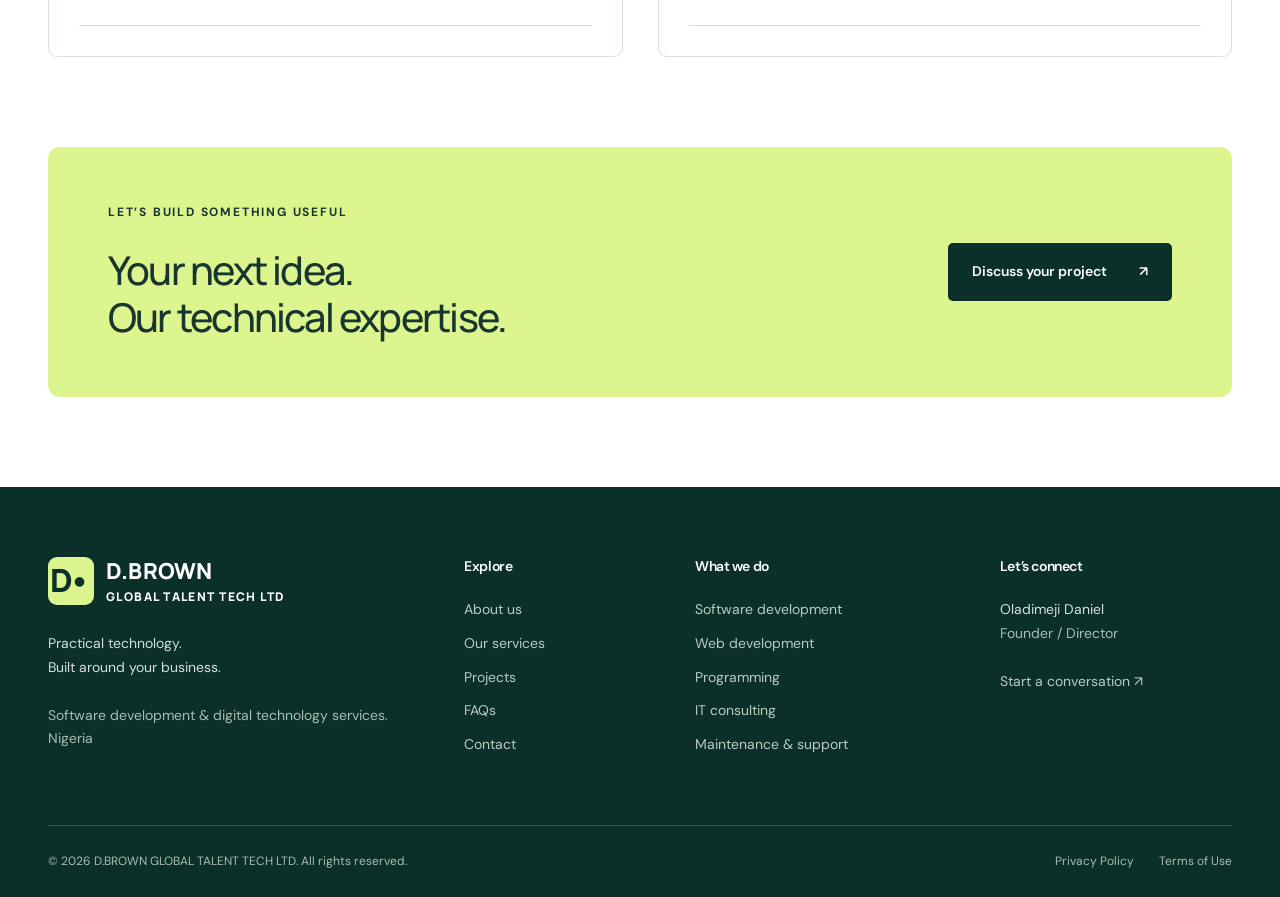
<file: projects.html>
<!doctype html><html lang="en"><head><meta charset="UTF-8"><meta name="viewport" content="width=device-width, initial-scale=1"><title>Projects | D.BROWN GLOBAL TALENT TECH LTD</title><meta name="description" content="D.BROWN GLOBAL TALENT TECH LTD provides professional software development, programming, web development, IT consulting, technical support, and digital technology services in Nigeria and internationally."><link rel="icon" type="image/svg+xml" href="data:image/svg+xml,%3Csvg xmlns='http://www.w3.org/2000/svg' viewBox='0 0 40 40'%3E%3Crect width='40' height='40' rx='10' fill='%230b3029'/%3E%3Ctext x='8' y='29' font-size='28' font-family='Arial' font-weight='bold' fill='%23dcf58e'%3ED%3C/text%3E%3C/svg%3E"><link rel="stylesheet" href="style.css"><script src="app.js" defer></script></head><body><a class="skip" href="#main">Skip to content</a><header><div class="wrap header-inner"><a href="index.html" class="brand" aria-label="D.Brown home"><span class="brand-mark">D<span>•</span></span><span>D.BROWN<small>GLOBAL TALENT TECH LTD</small></span></a><button class="menu-toggle" aria-expanded="false" aria-controls="nav">Menu <span>☰</span></button><nav id="nav" aria-label="Main navigation"><a href="index.html" >Home</a><a href="about.html" >About</a><a href="services.html" >Services</a><a href="projects.html" aria-current="page">Projects</a><a class="nav-cta" href="contact.html">Let’s talk <span>↗</span></a></nav></div></header><main id="main"><section class="page-intro wrap"><span class="eyebrow">PROJECTS & CAPABILITIES</span><h1>Ideas made practical.</h1><p>Explore the types of digital solutions we can develop.</p></section><section class="wrap"><div class="notice">These are illustrative project concepts, not completed client projects. Verified work will be added as it becomes available.</div><div class="project-grid"><article class="project-card"><div class="project-cover"><span>CONCEPT / 01</span><strong>Business website</strong><small>WEB DEVELOPMENT</small></div><div class="project-info"><span class="eyebrow">ILLUSTRATIVE CONCEPT</span><h2>Business website</h2><p>A clear, responsive digital presence for a business.</p><details><summary>Explore possible features <span>+</span></summary><ul><li>Service pages</li><li>Business information</li><li>Contact interface</li><li>Mobile layouts</li></ul></details></div></article><article class="project-card"><div class="project-cover"><span>CONCEPT / 02</span><strong>E-commerce storefront</strong><small>WEB DEVELOPMENT</small></div><div class="project-info"><span class="eyebrow">ILLUSTRATIVE CONCEPT</span><h2>E-commerce storefront</h2><p>An organized shopping experience for browsing products.</p><details><summary>Explore possible features <span>+</span></summary><ul><li>Product pages</li><li>Product categories</li><li>Shopping interface</li><li>Responsive layouts</li></ul></details></div></article><article class="project-card"><div class="project-cover"><span>CONCEPT / 03</span><strong>Web application</strong><small>SOFTWARE DEVELOPMENT</small></div><div class="project-info"><span class="eyebrow">ILLUSTRATIVE CONCEPT</span><h2>Web application</h2><p>A digital system designed around a business workflow.</p><details><summary>Explore possible features <span>+</span></summary><ul><li>User interface</li><li>Data management</li><li>Login interface</li><li>Administrative dashboard</li></ul></details></div></article><article class="project-card"><div class="project-cover"><span>CONCEPT / 04</span><strong>Custom functionality</strong><small>PROGRAMMING</small></div><div class="project-info"><span class="eyebrow">ILLUSTRATIVE CONCEPT</span><h2>Custom functionality</h2><p>Targeted development to solve a specific technical requirement.</p><details><summary>Explore possible features <span>+</span></summary><ul><li>Feature development</li><li>Code modification</li><li>Debugging</li><li>Technical implementation</li></ul></details></div></article></div></section><section class="cta wrap"><div><span class="eyebrow">LET’S BUILD SOMETHING USEFUL</span><h2>Your next idea.<br>Our technical expertise.</h2></div><a class="button dark" href="contact.html">Discuss your project <span>↗</span></a></section></main><footer><div class="wrap footer-grid"><div><a class="brand" href="index.html"><span class="brand-mark">D<span>•</span></span><span>D.BROWN<small>GLOBAL TALENT TECH LTD</small></span></a><p>Practical technology.<br>Built around your business.</p><p class="muted">Software development & digital technology services.<br>Nigeria</p></div><div><h3>Explore</h3><a href="about.html">About us</a><a href="services.html">Our services</a><a href="projects.html">Projects</a><a href="faq.html">FAQs</a><a href="contact.html">Contact</a></div><div><h3>What we do</h3><a href="services.html#service-0">Software development</a><a href="services.html#service-1">Web development</a><a href="services.html#service-2">Programming</a><a href="services.html#service-3">IT consulting</a><a href="services.html#service-4">Maintenance & support</a></div><div><h3>Let’s connect</h3><p>Oladimeji Daniel<br><span class="muted">Founder / Director</span></p><a href="contact.html">Start a conversation ↗</a></div></div><div class="wrap footer-bottom"><span>© 2026 D.BROWN GLOBAL TALENT TECH LTD. All rights reserved.</span><div><a href="privacy.html">Privacy Policy</a><a href="terms.html">Terms of Use</a></div></div></footer></body></html>
</file>
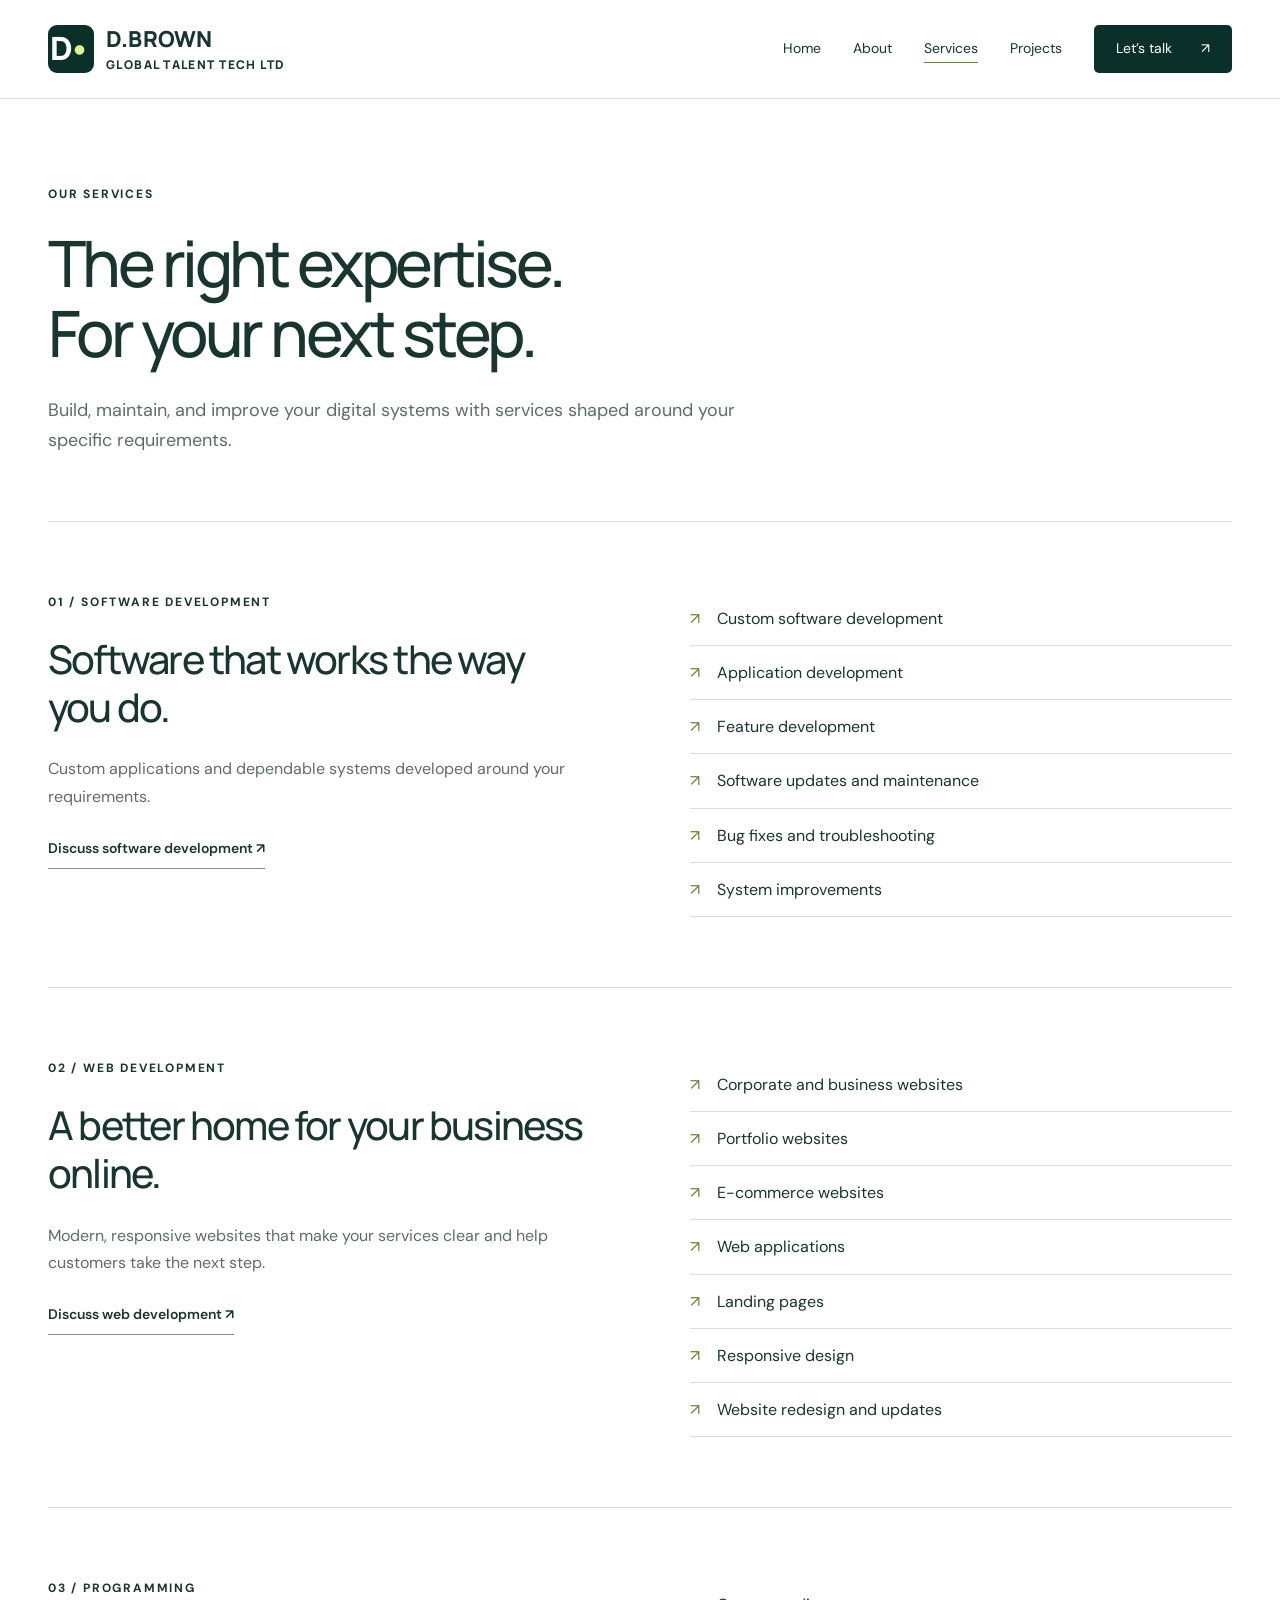
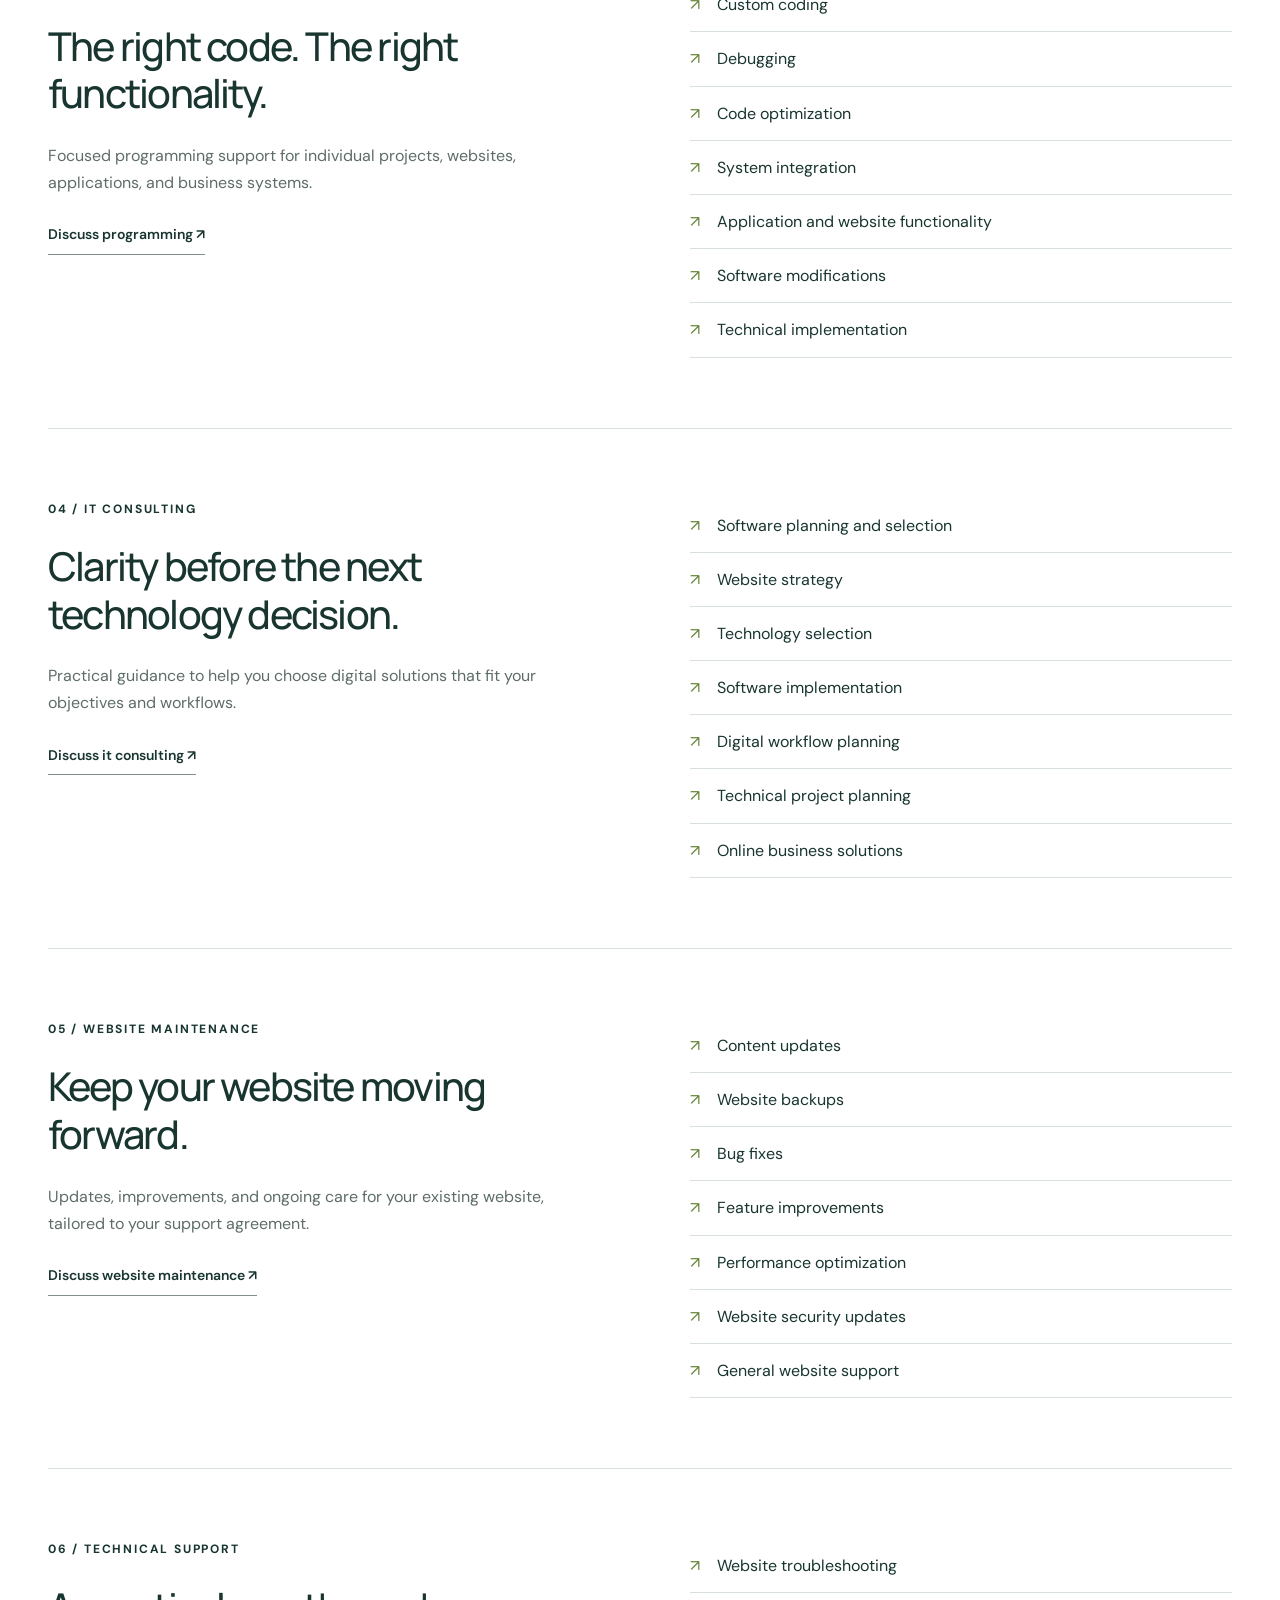
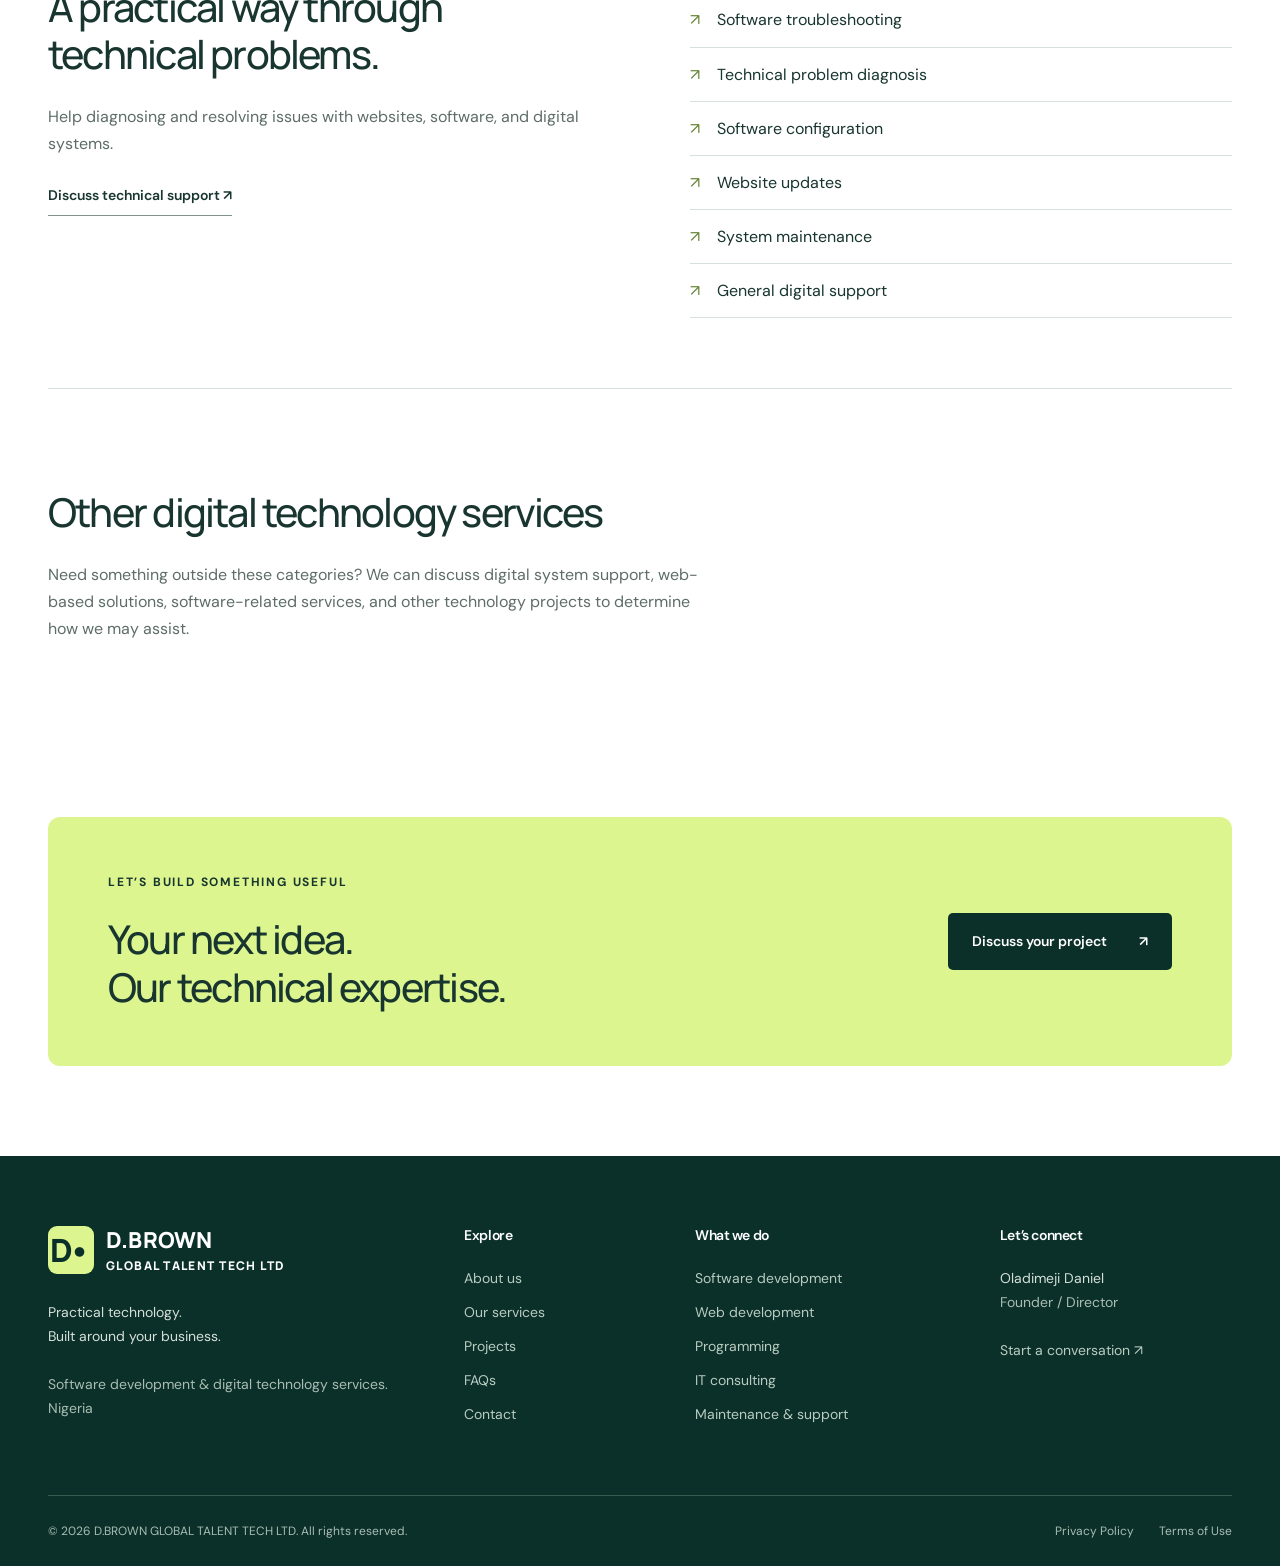
<file: services.html>
<!doctype html><html lang="en"><head><meta charset="UTF-8"><meta name="viewport" content="width=device-width, initial-scale=1"><title>Our Services | D.BROWN GLOBAL TALENT TECH LTD</title><meta name="description" content="D.BROWN GLOBAL TALENT TECH LTD provides professional software development, programming, web development, IT consulting, technical support, and digital technology services in Nigeria and internationally."><link rel="icon" type="image/svg+xml" href="data:image/svg+xml,%3Csvg xmlns='http://www.w3.org/2000/svg' viewBox='0 0 40 40'%3E%3Crect width='40' height='40' rx='10' fill='%230b3029'/%3E%3Ctext x='8' y='29' font-size='28' font-family='Arial' font-weight='bold' fill='%23dcf58e'%3ED%3C/text%3E%3C/svg%3E"><link rel="stylesheet" href="style.css"><script src="app.js" defer></script></head><body><a class="skip" href="#main">Skip to content</a><header><div class="wrap header-inner"><a href="index.html" class="brand" aria-label="D.Brown home"><span class="brand-mark">D<span>•</span></span><span>D.BROWN<small>GLOBAL TALENT TECH LTD</small></span></a><button class="menu-toggle" aria-expanded="false" aria-controls="nav">Menu <span>☰</span></button><nav id="nav" aria-label="Main navigation"><a href="index.html" >Home</a><a href="about.html" >About</a><a href="services.html" aria-current="page">Services</a><a href="projects.html" >Projects</a><a class="nav-cta" href="contact.html">Let’s talk <span>↗</span></a></nav></div></header><main id="main"><section class="page-intro wrap"><span class="eyebrow">OUR SERVICES</span><h1>The right expertise.<br>For your next step.</h1><p>Build, maintain, and improve your digital systems with services shaped around your specific requirements.</p></section><section class="wrap service-detail" id="service-0"><div><span class="eyebrow">01 / SOFTWARE DEVELOPMENT</span><h2>Software that works the way you do.</h2><p>Custom applications and dependable systems developed around your requirements.</p><a class="text-link" href="contact.html?service=0">Discuss software development ↗</a></div><ul class="checklist"><li>Custom software development</li><li>Application development</li><li>Feature development</li><li>Software updates and maintenance</li><li>Bug fixes and troubleshooting</li><li>System improvements</li></ul></section><section class="wrap service-detail" id="service-1"><div><span class="eyebrow">02 / WEB DEVELOPMENT</span><h2>A better home for your business online.</h2><p>Modern, responsive websites that make your services clear and help customers take the next step.</p><a class="text-link" href="contact.html?service=1">Discuss web development ↗</a></div><ul class="checklist"><li>Corporate and business websites</li><li>Portfolio websites</li><li>E-commerce websites</li><li>Web applications</li><li>Landing pages</li><li>Responsive design</li><li>Website redesign and updates</li></ul></section><section class="wrap service-detail" id="service-2"><div><span class="eyebrow">03 / PROGRAMMING</span><h2>The right code. The right functionality.</h2><p>Focused programming support for individual projects, websites, applications, and business systems.</p><a class="text-link" href="contact.html?service=2">Discuss programming ↗</a></div><ul class="checklist"><li>Custom coding</li><li>Debugging</li><li>Code optimization</li><li>System integration</li><li>Application and website functionality</li><li>Software modifications</li><li>Technical implementation</li></ul></section><section class="wrap service-detail" id="service-3"><div><span class="eyebrow">04 / IT CONSULTING</span><h2>Clarity before the next technology decision.</h2><p>Practical guidance to help you choose digital solutions that fit your objectives and workflows.</p><a class="text-link" href="contact.html?service=3">Discuss it consulting ↗</a></div><ul class="checklist"><li>Software planning and selection</li><li>Website strategy</li><li>Technology selection</li><li>Software implementation</li><li>Digital workflow planning</li><li>Technical project planning</li><li>Online business solutions</li></ul></section><section class="wrap service-detail" id="service-4"><div><span class="eyebrow">05 / WEBSITE MAINTENANCE</span><h2>Keep your website moving forward.</h2><p>Updates, improvements, and ongoing care for your existing website, tailored to your support agreement.</p><a class="text-link" href="contact.html?service=4">Discuss website maintenance ↗</a></div><ul class="checklist"><li>Content updates</li><li>Website backups</li><li>Bug fixes</li><li>Feature improvements</li><li>Performance optimization</li><li>Website security updates</li><li>General website support</li></ul></section><section class="wrap service-detail" id="service-5"><div><span class="eyebrow">06 / TECHNICAL SUPPORT</span><h2>A practical way through technical problems.</h2><p>Help diagnosing and resolving issues with websites, software, and digital systems.</p><a class="text-link" href="contact.html?service=5">Discuss technical support ↗</a></div><ul class="checklist"><li>Website troubleshooting</li><li>Software troubleshooting</li><li>Technical problem diagnosis</li><li>Software configuration</li><li>Website updates</li><li>System maintenance</li><li>General digital support</li></ul></section><section class="wrap section"><h2>Other digital technology services</h2><p class="measure">Need something outside these categories? We can discuss digital system support, web-based solutions, software-related services, and other technology projects to determine how we may assist.</p></section><section class="cta wrap"><div><span class="eyebrow">LET’S BUILD SOMETHING USEFUL</span><h2>Your next idea.<br>Our technical expertise.</h2></div><a class="button dark" href="contact.html">Discuss your project <span>↗</span></a></section></main><footer><div class="wrap footer-grid"><div><a class="brand" href="index.html"><span class="brand-mark">D<span>•</span></span><span>D.BROWN<small>GLOBAL TALENT TECH LTD</small></span></a><p>Practical technology.<br>Built around your business.</p><p class="muted">Software development & digital technology services.<br>Nigeria</p></div><div><h3>Explore</h3><a href="about.html">About us</a><a href="services.html">Our services</a><a href="projects.html">Projects</a><a href="faq.html">FAQs</a><a href="contact.html">Contact</a></div><div><h3>What we do</h3><a href="services.html#service-0">Software development</a><a href="services.html#service-1">Web development</a><a href="services.html#service-2">Programming</a><a href="services.html#service-3">IT consulting</a><a href="services.html#service-4">Maintenance & support</a></div><div><h3>Let’s connect</h3><p>Oladimeji Daniel<br><span class="muted">Founder / Director</span></p><a href="contact.html">Start a conversation ↗</a></div></div><div class="wrap footer-bottom"><span>© 2026 D.BROWN GLOBAL TALENT TECH LTD. All rights reserved.</span><div><a href="privacy.html">Privacy Policy</a><a href="terms.html">Terms of Use</a></div></div></footer></body></html>
</file>
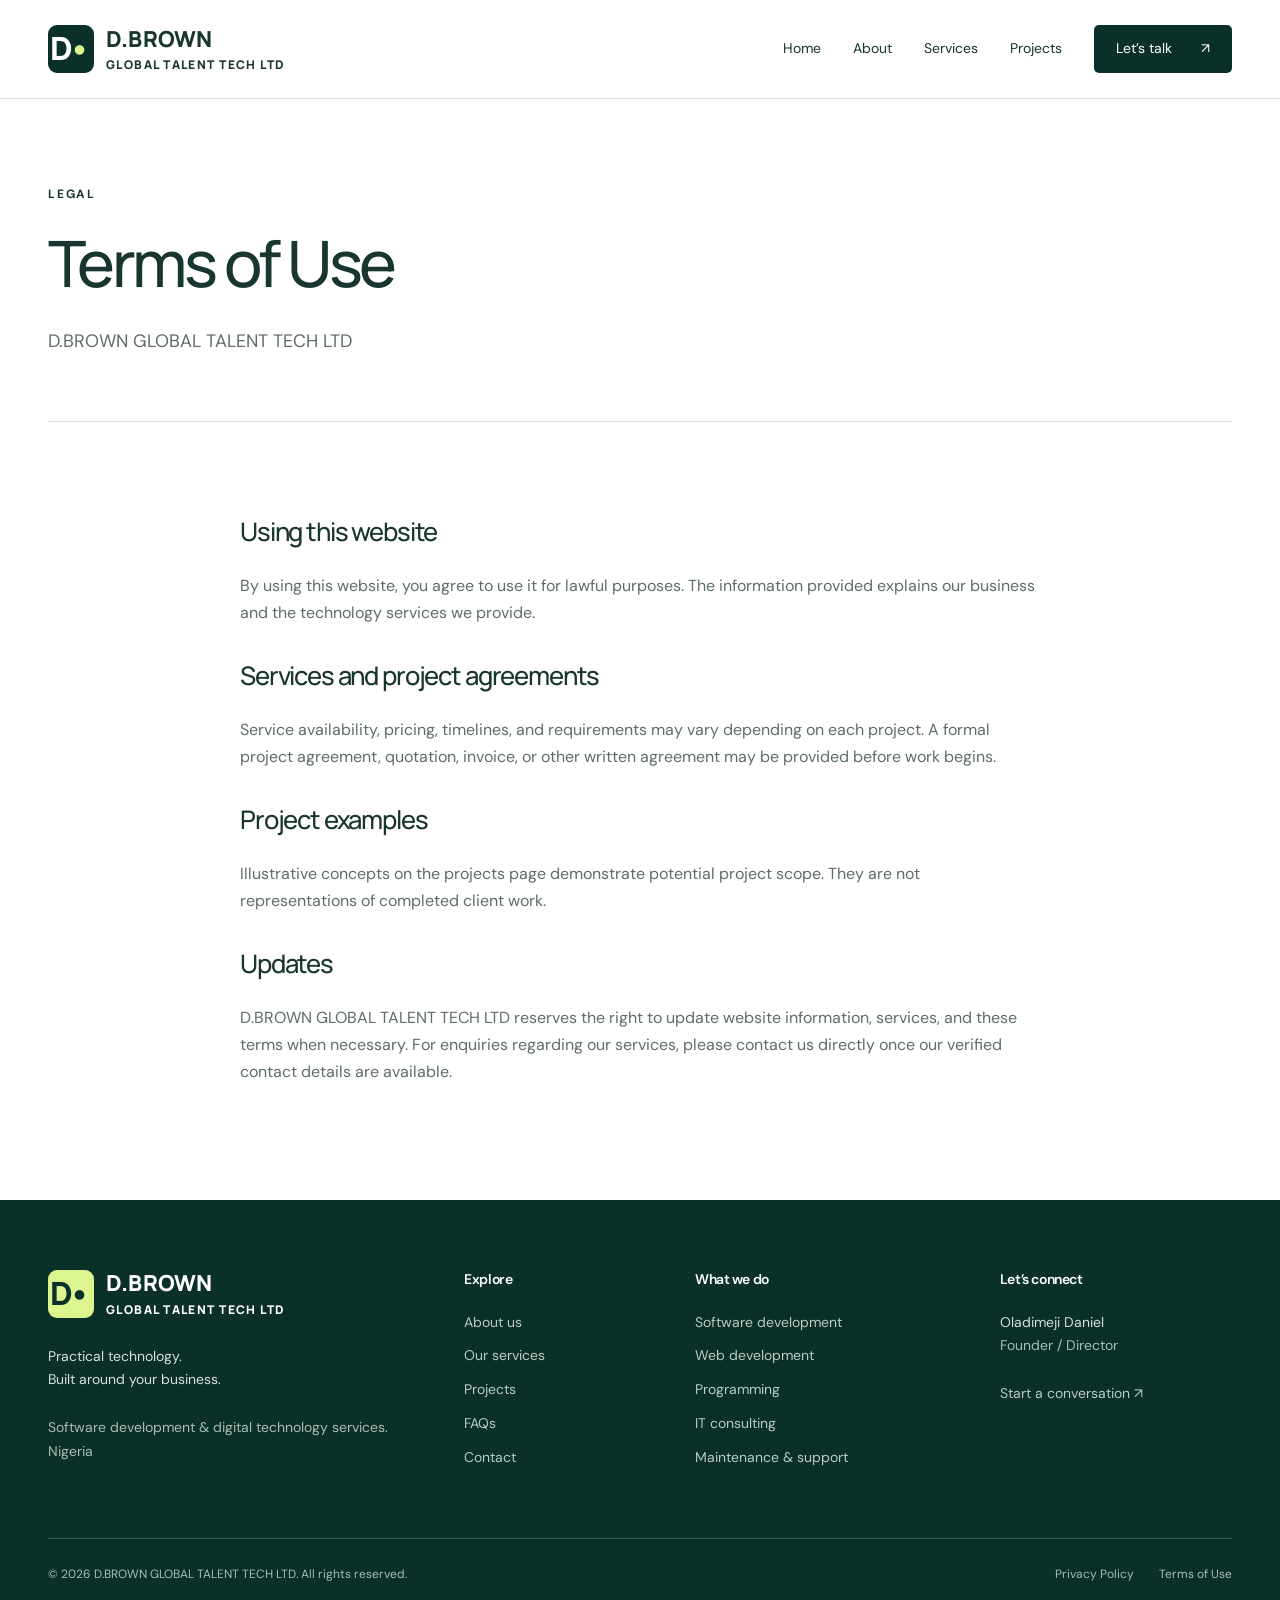
<file: terms.html>
<!doctype html><html lang="en"><head><meta charset="UTF-8"><meta name="viewport" content="width=device-width, initial-scale=1"><title>Terms of Use | D.BROWN GLOBAL TALENT TECH LTD</title><meta name="description" content="D.BROWN GLOBAL TALENT TECH LTD provides professional software development, programming, web development, IT consulting, technical support, and digital technology services in Nigeria and internationally."><link rel="icon" type="image/svg+xml" href="data:image/svg+xml,%3Csvg xmlns='http://www.w3.org/2000/svg' viewBox='0 0 40 40'%3E%3Crect width='40' height='40' rx='10' fill='%230b3029'/%3E%3Ctext x='8' y='29' font-size='28' font-family='Arial' font-weight='bold' fill='%23dcf58e'%3ED%3C/text%3E%3C/svg%3E"><link rel="stylesheet" href="style.css"><script src="app.js" defer></script></head><body><a class="skip" href="#main">Skip to content</a><header><div class="wrap header-inner"><a href="index.html" class="brand" aria-label="D.Brown home"><span class="brand-mark">D<span>•</span></span><span>D.BROWN<small>GLOBAL TALENT TECH LTD</small></span></a><button class="menu-toggle" aria-expanded="false" aria-controls="nav">Menu <span>☰</span></button><nav id="nav" aria-label="Main navigation"><a href="index.html" >Home</a><a href="about.html" >About</a><a href="services.html" >Services</a><a href="projects.html" >Projects</a><a class="nav-cta" href="contact.html">Let’s talk <span>↗</span></a></nav></div></header><main id="main"><section class="page-intro wrap"><span class="eyebrow">LEGAL</span><h1>Terms of Use</h1><p>D.BROWN GLOBAL TALENT TECH LTD</p></section><article class="wrap legal"><h2>Using this website</h2><p>By using this website, you agree to use it for lawful purposes. The information provided explains our business and the technology services we provide.</p><h2>Services and project agreements</h2><p>Service availability, pricing, timelines, and requirements may vary depending on each project. A formal project agreement, quotation, invoice, or other written agreement may be provided before work begins.</p><h2>Project examples</h2><p>Illustrative concepts on the projects page demonstrate potential project scope. They are not representations of completed client work.</p><h2>Updates</h2><p>D.BROWN GLOBAL TALENT TECH LTD reserves the right to update website information, services, and these terms when necessary. For enquiries regarding our services, please contact us directly once our verified contact details are available.</p></article></main><footer><div class="wrap footer-grid"><div><a class="brand" href="index.html"><span class="brand-mark">D<span>•</span></span><span>D.BROWN<small>GLOBAL TALENT TECH LTD</small></span></a><p>Practical technology.<br>Built around your business.</p><p class="muted">Software development & digital technology services.<br>Nigeria</p></div><div><h3>Explore</h3><a href="about.html">About us</a><a href="services.html">Our services</a><a href="projects.html">Projects</a><a href="faq.html">FAQs</a><a href="contact.html">Contact</a></div><div><h3>What we do</h3><a href="services.html#service-0">Software development</a><a href="services.html#service-1">Web development</a><a href="services.html#service-2">Programming</a><a href="services.html#service-3">IT consulting</a><a href="services.html#service-4">Maintenance & support</a></div><div><h3>Let’s connect</h3><p>Oladimeji Daniel<br><span class="muted">Founder / Director</span></p><a href="contact.html">Start a conversation ↗</a></div></div><div class="wrap footer-bottom"><span>© 2026 D.BROWN GLOBAL TALENT TECH LTD. All rights reserved.</span><div><a href="privacy.html">Privacy Policy</a><a href="terms.html">Terms of Use</a></div></div></footer></body></html>
</file>
<file: style.css>
@import url('https://fonts.googleapis.com/css2?family=DM+Sans:wght@400;500;600;700&family=Manrope:wght@400;500;600;700;800&display=swap');
:root{--green:#0b3029;--ink:#18352f;--lime:#dcf58e;--muted:#5e6d68;--line:#d8e0dc;--pale:#f2f5f1}*{box-sizing:border-box}html{scroll-behavior:smooth;scroll-padding-top:110px}body{margin:0;color:var(--ink);background:#fff;font:16px/1.7 'DM Sans',Arial,sans-serif}h1,h2,h3,.brand{font-family:Manrope,Arial,sans-serif}h1,h2,h3,p{margin-top:0}h1{font-size:clamp(3rem,5.5vw,5.2rem);line-height:1.08;letter-spacing:-.055em;font-weight:500;margin-bottom:28px}h2{font-size:clamp(2rem,3.1vw,3rem);line-height:1.2;letter-spacing:-.045em;font-weight:500;margin-bottom:24px}h3{font-size:1.25rem;line-height:1.4;letter-spacing:-.03em}p{color:var(--muted);margin-bottom:24px}a{color:inherit;text-decoration:none}button,input,textarea,select{font:inherit}a,button,input,textarea,select,summary{-webkit-tap-highlight-color:transparent}a:focus-visible,button:focus-visible,summary:focus-visible{outline:3px solid #718a28;outline-offset:5px}button,a,summary{touch-action:manipulation}.wrap{width:min(1240px,calc(100% - 96px));margin:auto}.section{padding-top:100px;padding-bottom:100px}.eyebrow{display:block;font-size:.75rem;font-weight:700;letter-spacing:.15em;margin-bottom:24px}.brand{display:flex;align-items:center;gap:12px;line-height:1.1;font-size:1.38rem;letter-spacing:.01em;font-weight:800}.brand small{display:block;font-size:.75rem;letter-spacing:.12em;margin-top:7px}.brand-mark{display:flex;align-items:center;justify-content:center;background:var(--green);color:white;width:46px;height:48px;border-radius:9px;font-size:2rem;letter-spacing:-.15em;padding-right:6px}.brand-mark span{color:var(--lime)}header{position:sticky;top:0;background:rgba(255,255,255,.97);border-bottom:1px solid var(--line);z-index:20}.header-inner{height:98px;display:flex;align-items:center;justify-content:space-between}nav{display:flex;align-items:center;gap:32px}nav a{font-size:.875rem}nav a[aria-current]{text-decoration:underline;text-underline-offset:9px;text-decoration-color:#648137}nav a:hover{color:#668126}.nav-cta{padding:12px 22px;background:var(--green);color:white!important;border-radius:5px}.nav-cta span{margin-left:25px}.menu-toggle{display:none}.hero{background:var(--green);color:white;padding:84px 0 65px;overflow:hidden}.hero-grid{display:grid;grid-template-columns:1.15fr 1fr;gap:95px;align-items:center}.hero .eyebrow{color:var(--lime)}em{font-style:normal;color:#668037}.hero em{color:var(--lime)}.hero-copy>p{color:#c0cec8;max-width:510px;font-size:1.05rem}.actions{display:flex;gap:14px;margin-top:35px;flex-wrap:wrap}.button{display:inline-flex;justify-content:space-between;align-items:center;gap:32px;padding:16px 23px;border:1px solid transparent;border-radius:5px;font-size:.875rem;font-weight:600;cursor:pointer;transition:transform .2s,background .2s}.button:hover{transform:translateY(-3px)}.lime{background:var(--lime);color:var(--green)}.outline{border-color:#627b73;color:white}.dark{background:var(--green);color:white}.hero-foot{border-top:1px solid #35564d;padding-top:23px;margin-top:48px;font-size:.75rem;letter-spacing:.12em;display:flex;justify-content:space-between;gap:20px;color:#c0cec8}.tech-panel{border:1px solid #5a7164;padding:25px 32px;background:linear-gradient(130deg,#21483c,#10352c);border-radius:12px;transform:rotate(2deg);box-shadow:0 35px 55px #001a1b40}.panel-top{display:flex;justify-content:space-between;gap:20px;font:12px/1.5 monospace;letter-spacing:.08em;color:#c5d4c4;border-bottom:1px solid #54715d;padding-bottom:22px}.panel-title{font-family:Manrope,Arial,sans-serif;font-size:2.7rem;line-height:1.2;letter-spacing:-.055em;margin:36px 0}.panel-title>span{color:var(--lime)}.flow-row{display:flex;align-items:center;gap:20px;padding:25px 0;border-top:1px solid #4a6554}.flow-row>span{font:12px monospace;color:#bdd29f}.flow-row strong{font-size:1.35rem;font-weight:500}.flow-row small{display:block;font-size:.8125rem;color:#b3c6bb}.flow-row b{margin-left:auto;color:var(--lime);font-size:1.5rem;font-weight:400}.panel-bottom{display:flex;justify-content:space-between;align-items:center;border-top:1px solid #4a6554;padding-top:20px;font:12px monospace;letter-spacing:.15em;color:#bdd29f}.panel-bottom span:last-child{font-size:25px}.capability-strip{background:var(--lime);padding:22px 0}.capability-strip .wrap{display:flex;justify-content:space-between;align-items:center;gap:20px;font-size:.75rem;font-weight:700;letter-spacing:.12em}.capability-strip b{font-size:20px}.split{display:grid;grid-template-columns:1fr 1fr;gap:100px}.lead{font-size:1.3rem;line-height:1.65;color:var(--ink)}.text-link{display:inline-flex;align-items:center;justify-content:space-between;gap:24px;font-size:.875rem;font-weight:600;border-bottom:1px solid #81918a;padding-bottom:7px}.text-link:hover{color:#668037}.pale{background:var(--pale)}.section-head{display:flex;justify-content:space-between;align-items:end;gap:50px;margin-bottom:45px}.section-head h2{margin-bottom:0}.section-head>p{max-width:340px}.cards{display:grid;grid-template-columns:repeat(3,1fr);gap:18px}.service-card{padding:30px;background:white;border:1px solid var(--line);border-radius:8px;transition:transform .2s,border-color .2s;position:relative}.service-card:hover{transform:translateY(-5px);border-color:#628b48}.number{font:12px monospace;color:var(--muted)}.card-icon{display:block;font-size:2rem;margin:20px 0 22px;color:#577634;height:54px}.service-card p{font-size:.9375rem;min-height:103px}.service-card .text-link{width:100%;border-color:var(--line);border-bottom:0;border-top:1px solid var(--line);padding:18px 0 0}.values{display:grid;grid-template-columns:repeat(3,1fr);gap:45px}.values article{border-top:1px solid var(--line);padding-top:25px}.values article>span{font:12px monospace;display:block;margin-bottom:35px;color:#638132}.values h3{font-size:1.4rem}.values.two{grid-template-columns:1fr 1fr;gap:90px}.cta{background:var(--lime);border-radius:12px;margin-top:50px;margin-bottom:90px;padding:55px 60px;display:flex;align-items:center;justify-content:space-between;gap:40px}.cta h2{margin:0}.cta .button{flex-shrink:0}details{border-bottom:1px solid var(--line)}summary{display:flex;align-items:center;justify-content:space-between;gap:20px;padding:22px 0;cursor:pointer;list-style:none;line-height:1.5;font-weight:500}summary::-webkit-details-marker{display:none}summary span{font-size:22px;color:#658333;transition:transform .2s}details[open] summary span{transform:rotate(45deg)}details p{font-size:.9375rem}footer{background:var(--green);color:white;padding:70px 0 25px}.footer-grid{display:grid;grid-template-columns:2fr 1fr 1.4fr 1.25fr;gap:45px}footer .brand-mark{background:var(--lime);color:var(--green)}footer .brand-mark span{color:var(--green)}footer .brand{margin-bottom:27px}footer p{color:#d4e0d9;font-size:.875rem}footer h3{font:600 .875rem 'DM Sans',Arial;margin-bottom:23px}footer .muted{color:#a9bdb2}.footer-grid>div>a:not(.brand){display:block;color:#b9ccc1;font-size:.875rem;margin-bottom:10px}.footer-bottom{border-top:1px solid #365a4d;margin-top:50px;padding-top:25px;display:flex;justify-content:space-between;gap:25px;font-size:.75rem;color:#a9bdb2}.footer-bottom div{display:flex;gap:25px}.page-intro{padding-top:85px;padding-bottom:65px;border-bottom:1px solid var(--line)}.page-intro h1{font-size:clamp(2.7rem,5vw,4.5rem)}.page-intro p{max-width:690px;font-size:1.125rem;margin:0}.checklist{list-style:none;padding:0;margin:0}.checklist li{border-bottom:1px solid var(--line);padding:13px 0}.checklist li:before{content:'↗';color:#658333;margin-right:17px}.leadership{display:grid;grid-template-columns:230px 1fr;gap:65px;background:var(--pale);padding:55px}.leadership p{max-width:690px}.monogram{display:flex;align-items:center;justify-content:center;min-height:240px;background:var(--green);color:var(--lime);font:500 5rem Manrope,Arial;border-radius:8px}.leadership h3{color:var(--muted);font-size:1rem;font-weight:400}.tags{display:flex;flex-wrap:wrap;gap:15px;margin-top:35px}.tags span{border:1px solid var(--line);padding:12px 22px;border-radius:30px}.service-detail{display:grid;grid-template-columns:1fr 1fr;gap:100px;padding-top:70px;padding-bottom:70px;border-bottom:1px solid var(--line)}.service-detail p,.measure{max-width:660px}.notice{background:#f1f5e7;border:1px solid #d6dfc4;border-left:3px solid #799943;border-radius:3px;padding:18px 22px;font-size:.875rem;margin:30px 0}.project-grid{display:grid;grid-template-columns:1fr 1fr;gap:35px;padding:10px 0 40px}.project-card{border:1px solid var(--line);border-radius:9px;overflow:hidden}.project-cover{height:260px;padding:30px;background:var(--green);color:var(--lime);display:flex;flex-direction:column;justify-content:space-between}.project-card:nth-child(2) .project-cover{background:#dff09e;color:#23482b}.project-card:nth-child(3) .project-cover{background:#e5ebe5;color:#173e30}.project-card:nth-child(4) .project-cover{background:#234b42;color:#e5eecf}.project-cover strong{font:500 clamp(2rem,3vw,2.8rem)/1.2 Manrope,Arial;max-width:330px;letter-spacing:-.045em}.project-cover span,.project-cover small{font-size:.75rem;letter-spacing:.12em}.project-info{padding:30px}.project-info h2{font-size:1.65rem;margin-bottom:16px}.project-info .eyebrow{font-size:.75rem;color:#677b4e;margin-bottom:15px}.project-info li{padding:5px 0;color:var(--muted)}.faq-list{max-width:850px;padding-top:40px;padding-bottom:50px}.contact-grid{display:grid;grid-template-columns:.8fr 1.2fr;gap:90px}dl{margin:30px 0}dt{font-size:.75rem;text-transform:uppercase;letter-spacing:.1em;color:var(--muted);margin-top:23px}dd{margin:5px 0 0}form{background:var(--pale);border:1px solid var(--line);border-radius:10px;padding:35px}form h2{font-size:1.65rem}.form-note{font-size:.875rem}.form-note a{text-decoration:underline}.form-grid{display:grid;grid-template-columns:1fr 1fr;gap:20px;margin:26px 0}label{font-size:.875rem;font-weight:500}label>span{color:#678832}input,select,textarea{display:block;border:1px solid #c3cec6;border-radius:5px;background:white;width:100%;padding:12px 13px;margin-top:8px;color:var(--ink);font-size:1rem}input:focus,select:focus,textarea:focus{outline:2px solid #668842;outline-offset:1px}textarea{resize:vertical}.full{grid-column:1/-1}#form-status{margin:15px 0 0;font-size:.875rem;color:var(--green)}.legal{max-width:800px;padding-top:60px;padding-bottom:90px}.legal h2{font-size:1.6rem;margin-top:35px}.skip{position:fixed;top:-100px;left:15px;z-index:100;background:var(--lime);padding:12px}.skip:focus{top:10px}
@media(min-width:1000px){.hero-copy{animation:enter .7s ease-out}.tech-panel{animation:enter .95s ease-out}}@keyframes enter{from{opacity:0;translate:0 15px}to{opacity:1;translate:0 0}}@media(max-width:1050px){.wrap{width:calc(100% - 56px)}.hero-grid{gap:45px}.hero h1{font-size:4.2rem}.panel-title{font-size:2.3rem}.tech-panel{padding:24px}.split,.service-detail{gap:50px}.contact-grid{gap:45px}.footer-grid{gap:25px}.brand{font-size:1.2rem}.hero-foot{font-size:.75rem}nav{gap:22px}}@media(max-width:760px){.wrap{width:calc(100% - 40px)}.header-inner{height:80px}.menu-toggle{display:flex;gap:12px;background:white;border:1px solid var(--line);padding:9px 12px;border-radius:4px;font-size:.875rem}nav{display:none;position:absolute;left:0;right:0;top:80px;background:white;padding:20px;box-shadow:0 10px 20px #09281b15;align-items:stretch}nav.open{display:flex;flex-direction:column;gap:0}nav a{padding:13px}.hero{padding:55px 0 45px}.hero-grid{grid-template-columns:1fr;gap:40px}.hero h1{font-size:clamp(3rem,10vw,4.2rem)}.hero-copy>p{font-size:1rem}.hero-foot{margin-top:30px;flex-wrap:wrap}.tech-panel{transform:none;max-width:540px;width:100%}.panel-title{font-size:2.4rem;margin:25px 0}.flow-row{padding:18px 0}.capability-strip .wrap{display:grid;grid-template-columns:1fr 1fr;gap:14px;font-size:.75rem}.capability-strip b{display:none}.section{padding-top:60px;padding-bottom:60px}.split,.service-detail,.contact-grid{grid-template-columns:1fr;gap:28px}.section-head{display:block;margin-bottom:30px}.section-head .text-link{margin-top:20px}.section-head>p{margin-top:20px}.cards{grid-template-columns:1fr 1fr;gap:12px}.service-card{padding:22px}.service-card p{min-height:0}.values,.values.two{grid-template-columns:1fr;gap:24px}.values article>span{margin-bottom:18px}.values p{margin-bottom:0}.cta{padding:35px 25px;display:block;margin-bottom:55px;margin-top:25px}.cta .button{margin-top:28px}.footer-grid{grid-template-columns:1fr 1fr;gap:35px}.footer-grid>div:first-child{grid-column:1/-1}.footer-bottom{flex-direction:column;font-size:.75rem}.page-intro{padding-top:55px;padding-bottom:40px}.page-intro p{font-size:1rem}.leadership{grid-template-columns:1fr;padding:30px;gap:30px}.monogram{min-height:180px;max-width:220px}.service-detail{padding-top:45px;padding-bottom:45px}.project-grid{grid-template-columns:1fr}.project-cover{height:240px}.form-grid{grid-template-columns:1fr}form{padding:25px}.contact-grid{padding-top:40px}.legal{padding-top:20px;padding-bottom:50px}}@media(max-width:420px){.cards{grid-template-columns:1fr}.brand{font-size:1.1rem}.brand small{font-size:.55rem}.brand-mark{width:40px;height:43px}.hero h1{font-size:3rem}.actions .button{padding:13px 16px;gap:18px}.panel-top{font-size:12px}.footer-grid{grid-template-columns:1fr}.footer-grid>div:first-child{grid-column:auto}}@media(prefers-reduced-motion:reduce){html{scroll-behavior:auto}*,*:before,*:after{animation:none!important;transition:none!important}}
</file>
